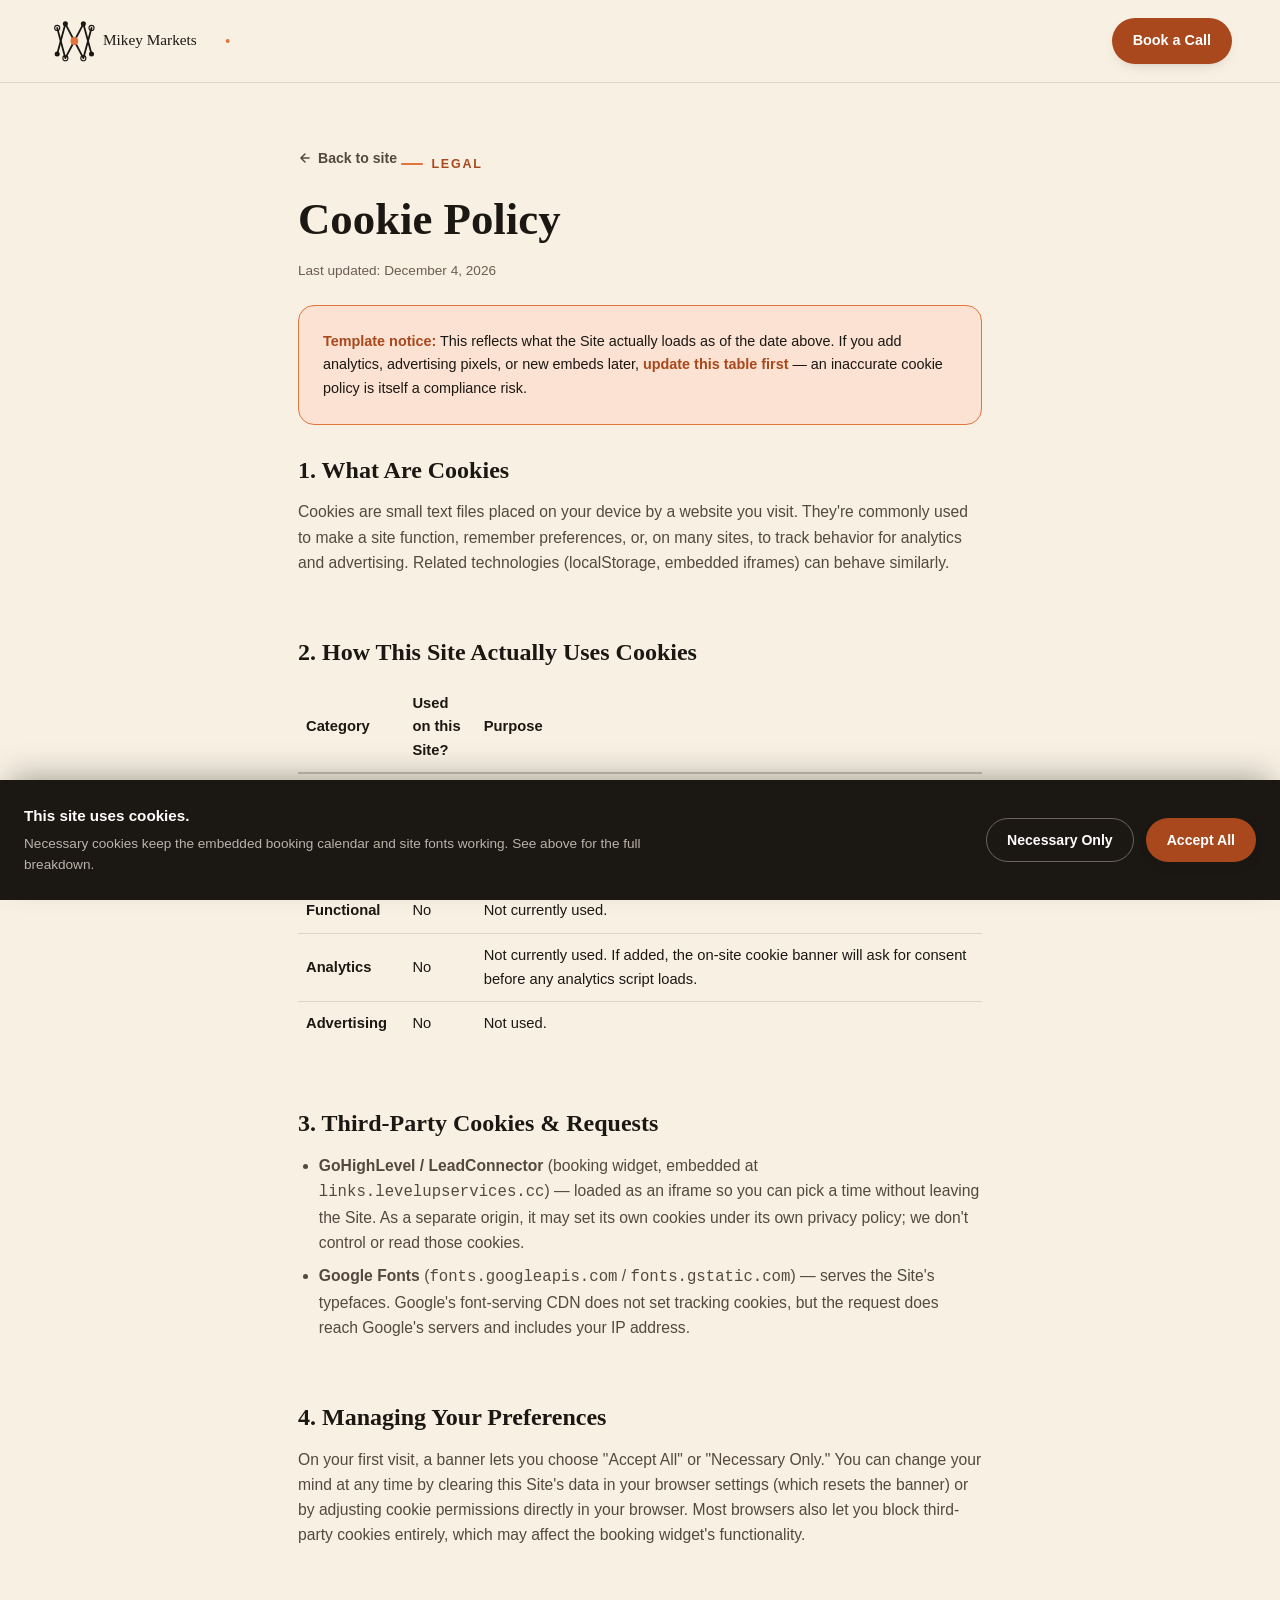
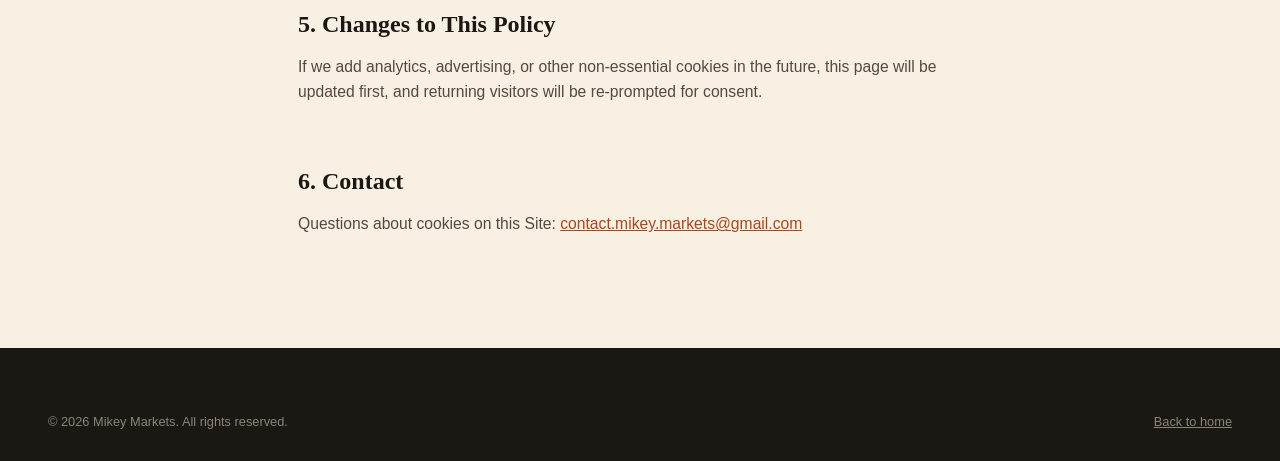
<file: cookie-policy.html>
<!doctype html>
<html lang="en">
<head>
<meta charset="UTF-8" />
<meta name="viewport" content="width=device-width, initial-scale=1" />
<title>Cookie Policy — Mikey Markets</title>
<meta name="description" content="What cookies the Mikey Markets website uses, and why." />
<meta name="robots" content="noindex, follow">
<link rel="icon" href="assets/img/brand/favicon.svg" type="image/svg+xml">
<link rel="stylesheet" href="css/styles.css">
</head>
<body>

<header class="site-header">
  <div class="container nav">
    <a href="index.html" class="brand">
      <img src="assets/img/brand/logo-primary.svg" alt="Mikey Markets">
    </a>
    <div class="nav-cta">
      <a href="index.html#book-final" class="btn btn-primary">Book a Call</a>
    </div>
  </div>
</header>

<main>
  <section class="legal-hero">
    <div class="container">
      <a href="index.html" class="legal-nav-back">
        <svg width="14" height="14" viewBox="0 0 24 24" fill="none" stroke="currentColor" stroke-width="2.5" stroke-linecap="round" stroke-linejoin="round"><path d="M19 12H5M12 19l-7-7 7-7"/></svg>
        Back to site
      </a>
      <p class="eyebrow">Legal</p>
      <h1 style="font-size:clamp(2rem,4vw,2.8rem);">Cookie Policy</h1>
      <p class="legal-updated">Last updated: <span id="legalDate"></span></p>
      <div class="legal-disclaimer">
        <strong>Template notice:</strong> This reflects what the Site actually loads as of the date above. If you add analytics, advertising pixels, or new embeds later, <strong>update this table first</strong> — an inaccurate cookie policy is itself a compliance risk.
      </div>
    </div>
  </section>

  <section class="legal-body">
    <div class="container">
      <h2 id="what">1. What Are Cookies</h2>
      <p>Cookies are small text files placed on your device by a website you visit. They're commonly used to make a site function, remember preferences, or, on many sites, to track behavior for analytics and advertising. Related technologies (localStorage, embedded iframes) can behave similarly.</p>

      <h2 id="how">2. How This Site Actually Uses Cookies</h2>
      <table style="width:100%;border-collapse:collapse;margin-bottom:var(--space-6);font-size:0.92rem;">
        <thead>
          <tr style="text-align:left;border-bottom:2px solid var(--line-strong);">
            <th style="padding:10px 8px;">Category</th>
            <th style="padding:10px 8px;">Used on this Site?</th>
            <th style="padding:10px 8px;">Purpose</th>
          </tr>
        </thead>
        <tbody>
          <tr style="border-bottom:1px solid var(--line);">
            <td style="padding:10px 8px;"><strong>Strictly necessary</strong></td>
            <td style="padding:10px 8px;">Yes</td>
            <td style="padding:10px 8px;">A small localStorage entry remembers your cookie-consent choice. The embedded GoHighLevel/LeadConnector booking calendar may set its own session cookies so scheduling works — these are set by the third-party widget itself, not chosen by us.</td>
          </tr>
          <tr style="border-bottom:1px solid var(--line);">
            <td style="padding:10px 8px;"><strong>Functional</strong></td>
            <td style="padding:10px 8px;">No</td>
            <td style="padding:10px 8px;">Not currently used.</td>
          </tr>
          <tr style="border-bottom:1px solid var(--line);">
            <td style="padding:10px 8px;"><strong>Analytics</strong></td>
            <td style="padding:10px 8px;">No</td>
            <td style="padding:10px 8px;">Not currently used. If added, the on-site cookie banner will ask for consent before any analytics script loads.</td>
          </tr>
          <tr>
            <td style="padding:10px 8px;"><strong>Advertising</strong></td>
            <td style="padding:10px 8px;">No</td>
            <td style="padding:10px 8px;">Not used.</td>
          </tr>
        </tbody>
      </table>

      <h2 id="thirdparty">3. Third-Party Cookies &amp; Requests</h2>
      <ul>
        <li><strong>GoHighLevel / LeadConnector</strong> (booking widget, embedded at <code>links.levelupservices.cc</code>) — loaded as an iframe so you can pick a time without leaving the Site. As a separate origin, it may set its own cookies under its own privacy policy; we don't control or read those cookies.</li>
        <li><strong>Google Fonts</strong> (<code>fonts.googleapis.com</code> / <code>fonts.gstatic.com</code>) — serves the Site's typefaces. Google's font-serving CDN does not set tracking cookies, but the request does reach Google's servers and includes your IP address.</li>
      </ul>

      <h2 id="manage">4. Managing Your Preferences</h2>
      <p>On your first visit, a banner lets you choose "Accept All" or "Necessary Only." You can change your mind at any time by clearing this Site's data in your browser settings (which resets the banner) or by adjusting cookie permissions directly in your browser. Most browsers also let you block third-party cookies entirely, which may affect the booking widget's functionality.</p>

      <h2 id="changes">5. Changes to This Policy</h2>
      <p>If we add analytics, advertising, or other non-essential cookies in the future, this page will be updated first, and returning visitors will be re-prompted for consent.</p>

      <h2 id="contact">6. Contact</h2>
      <p>Questions about cookies on this Site: <a href="mailto:contact.mikey.markets@gmail.com">contact.mikey.markets@gmail.com</a></p>
    </div>
  </section>
</main>

<footer class="site-footer">
  <div class="container">
    <div class="footer-bottom">
      <span>© <span id="year"></span> Mikey Markets. All rights reserved.</span>
      <span><a href="index.html">Back to home</a></span>
    </div>
  </div>
</footer>

<button class="back-to-top" id="backToTop" aria-label="Back to top">
  <svg width="20" height="20" viewBox="0 0 24 24" fill="none" stroke="currentColor" stroke-width="2.25" stroke-linecap="round" stroke-linejoin="round"><path d="M12 19V5M5 12l7-7 7 7"/></svg>
</button>

<div class="cookie-banner" id="cookieBanner" role="region" aria-label="Cookie consent" hidden>
  <div class="cookie-banner-text">
    <strong>This site uses cookies.</strong>
    <p>Necessary cookies keep the embedded booking calendar and site fonts working. See above for the full breakdown.</p>
  </div>
  <div class="cookie-banner-actions">
    <button class="btn btn-ghost" id="cookieNecessaryOnly" type="button">Necessary Only</button>
    <button class="btn btn-primary" id="cookieAcceptAll" type="button">Accept All</button>
  </div>
</div>

<script src="js/main.js"></script>
</body>
</html>
</file>
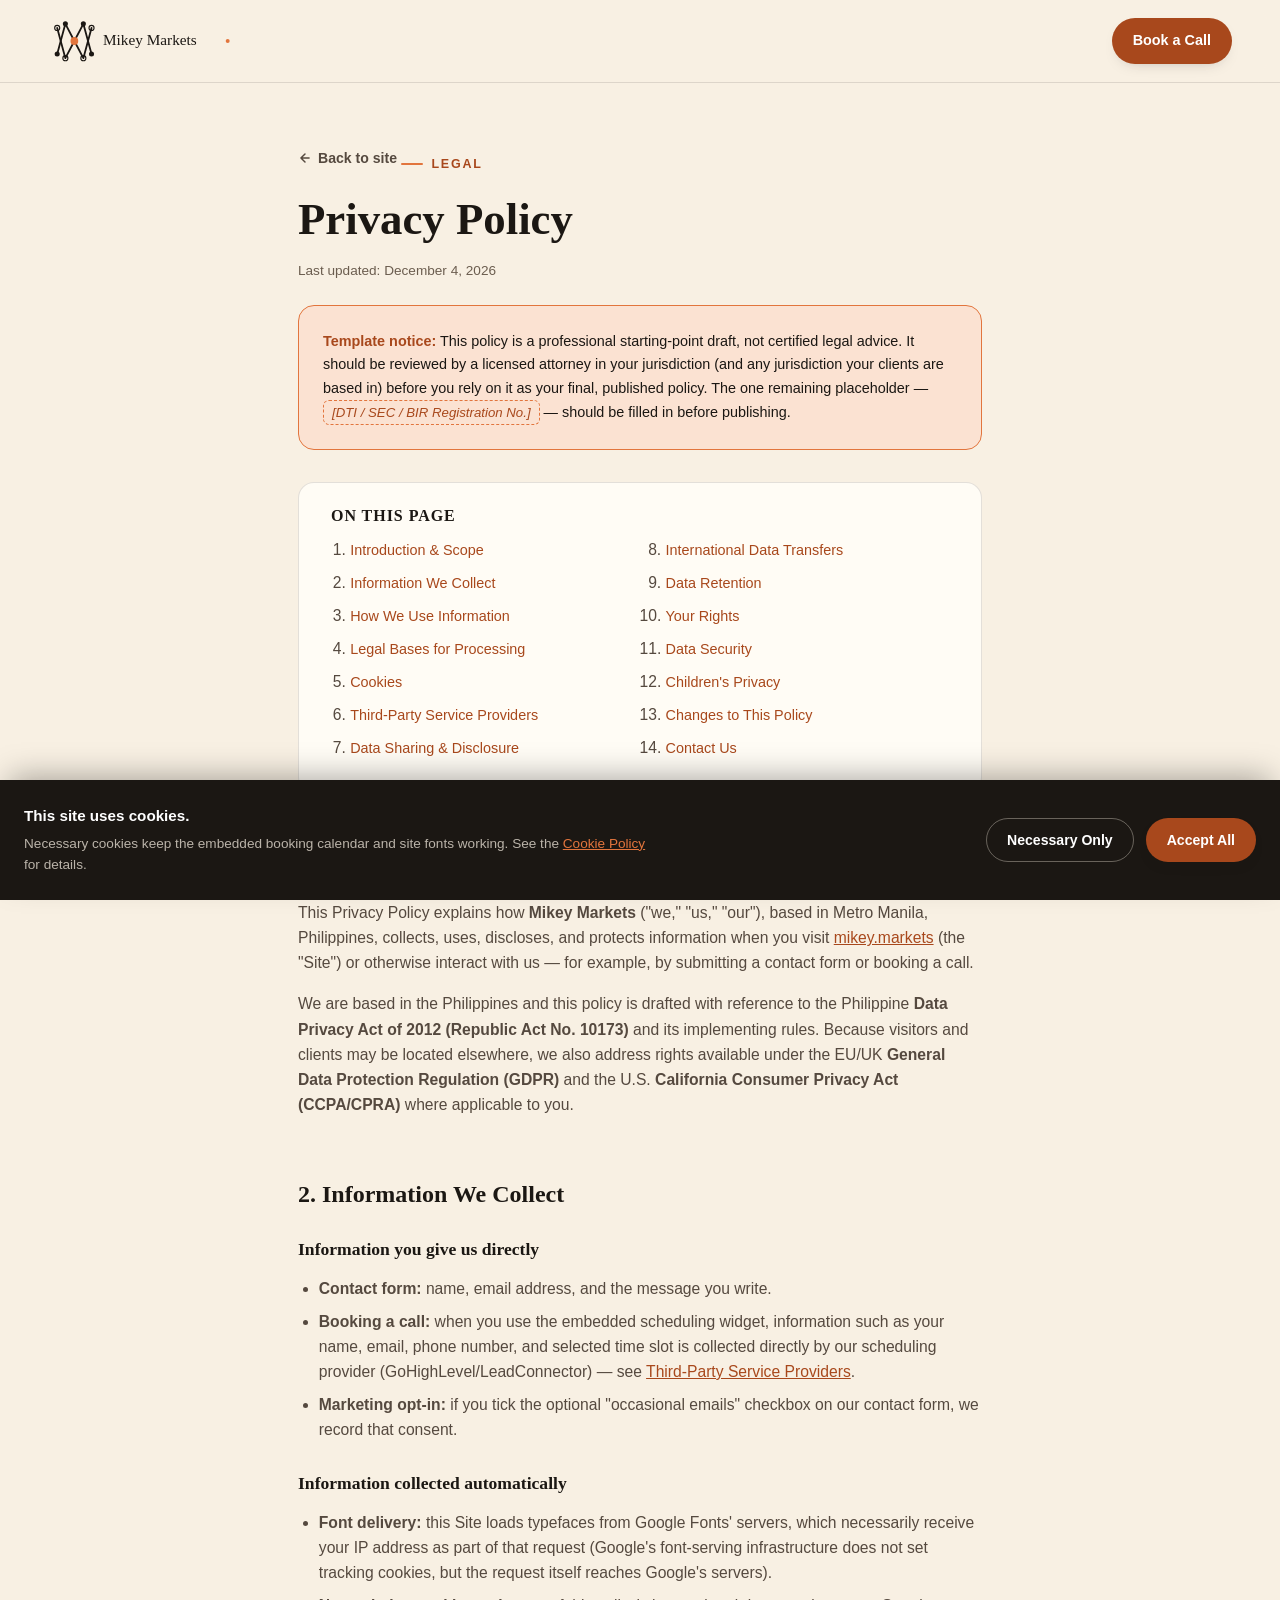
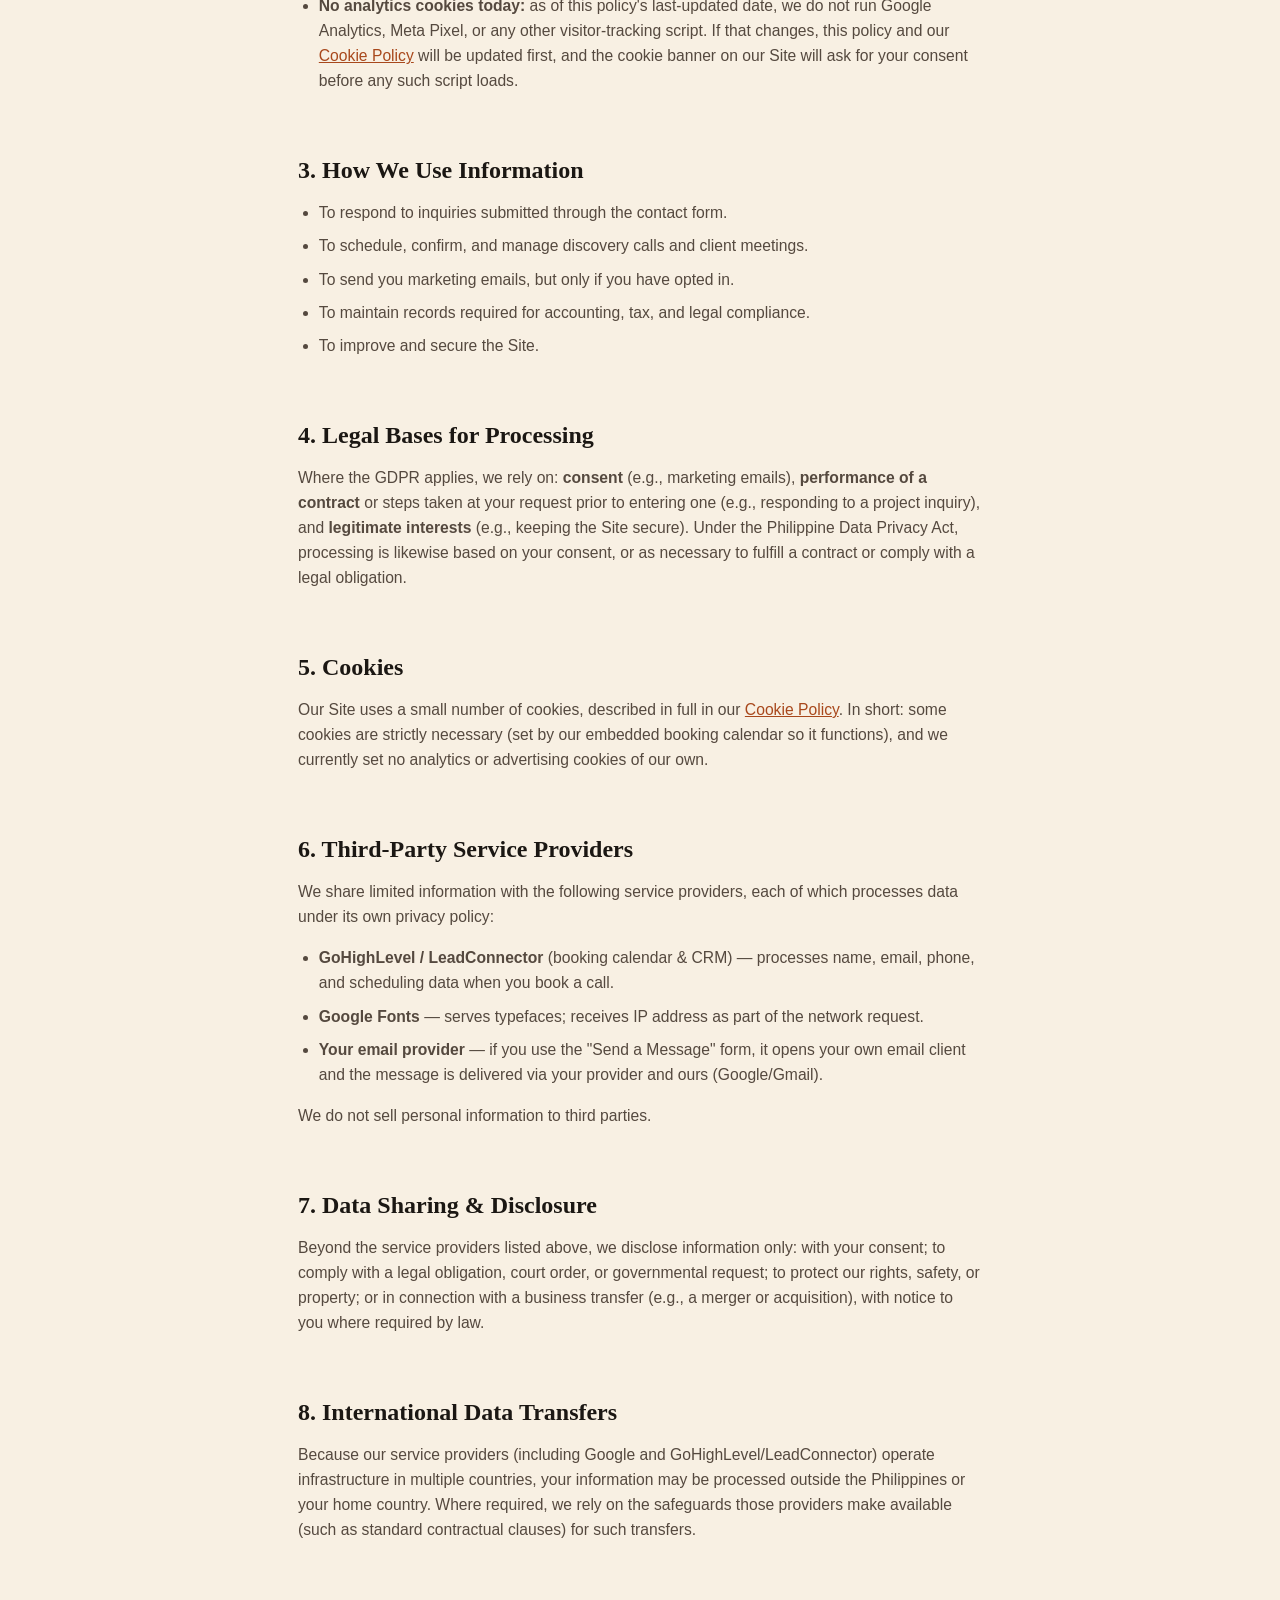
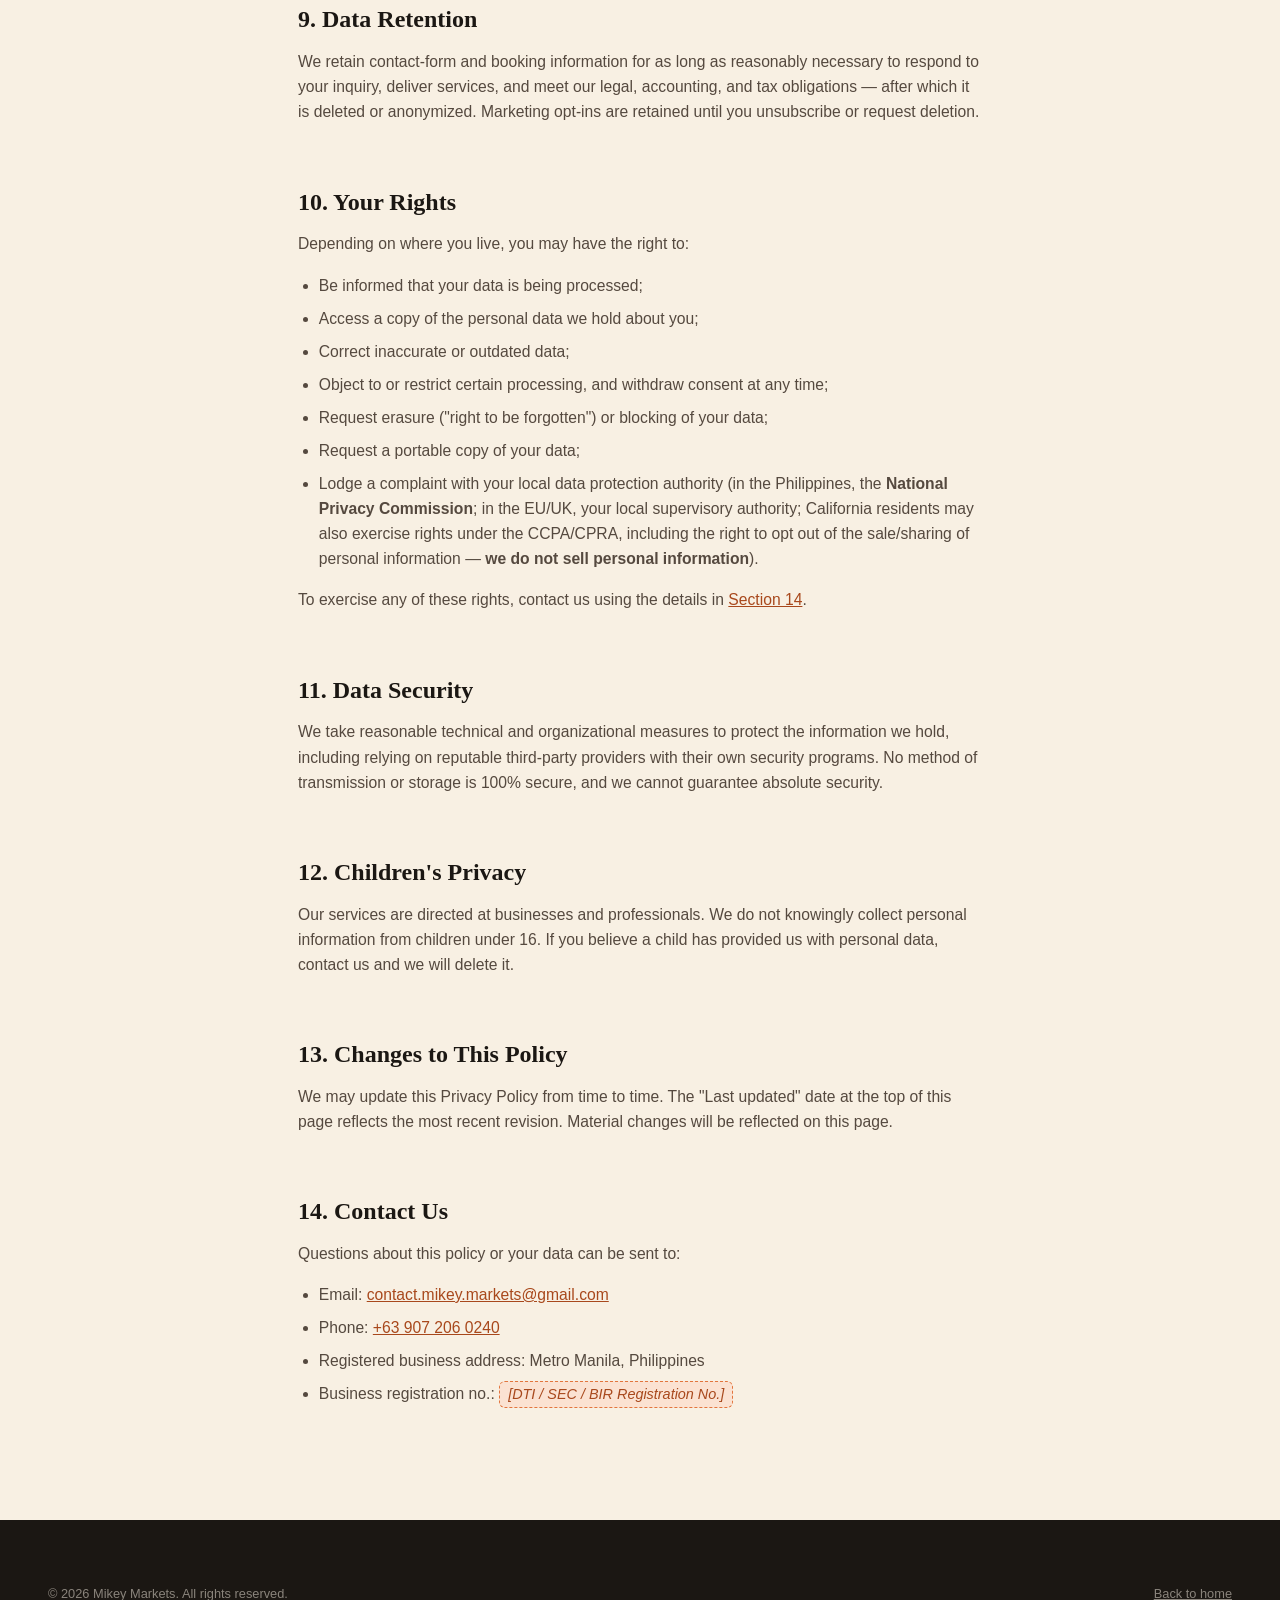
<file: privacy-policy.html>
<!doctype html>
<html lang="en">
<head>
<meta charset="UTF-8" />
<meta name="viewport" content="width=device-width, initial-scale=1" />
<title>Privacy Policy — Mikey Markets</title>
<meta name="description" content="How Mikey Markets collects, uses, and protects your information." />
<meta name="robots" content="noindex, follow">
<link rel="icon" href="assets/img/brand/favicon.svg" type="image/svg+xml">
<link rel="stylesheet" href="css/styles.css">
</head>
<body>

<header class="site-header">
  <div class="container nav">
    <a href="index.html" class="brand">
      <img src="assets/img/brand/logo-primary.svg" alt="Mikey Markets">
    </a>
    <div class="nav-cta">
      <a href="index.html#book-final" class="btn btn-primary">Book a Call</a>
    </div>
  </div>
</header>

<main>
  <section class="legal-hero">
    <div class="container">
      <a href="index.html" class="legal-nav-back">
        <svg width="14" height="14" viewBox="0 0 24 24" fill="none" stroke="currentColor" stroke-width="2.5" stroke-linecap="round" stroke-linejoin="round"><path d="M19 12H5M12 19l-7-7 7-7"/></svg>
        Back to site
      </a>
      <p class="eyebrow">Legal</p>
      <h1 style="font-size:clamp(2rem,4vw,2.8rem);">Privacy Policy</h1>
      <p class="legal-updated">Last updated: <span id="legalDate"></span></p>
      <div class="legal-disclaimer">
        <strong>Template notice:</strong> This policy is a professional starting-point draft, not certified legal advice. It should be reviewed by a licensed attorney in your jurisdiction (and any jurisdiction your clients are based in) before you rely on it as your final, published policy. The one remaining placeholder — <span class="placeholder-field">[DTI / SEC / BIR Registration No.]</span> — should be filled in before publishing.
      </div>
    </div>
  </section>

  <section class="legal-body">
    <div class="container">
      <div class="legal-toc">
        <h2>On this page</h2>
        <ol>
          <li><a href="#intro">Introduction &amp; Scope</a></li>
          <li><a href="#collect">Information We Collect</a></li>
          <li><a href="#use">How We Use Information</a></li>
          <li><a href="#basis">Legal Bases for Processing</a></li>
          <li><a href="#cookies">Cookies</a></li>
          <li><a href="#thirdparty">Third-Party Service Providers</a></li>
          <li><a href="#sharing">Data Sharing &amp; Disclosure</a></li>
          <li><a href="#transfers">International Data Transfers</a></li>
          <li><a href="#retention">Data Retention</a></li>
          <li><a href="#rights">Your Rights</a></li>
          <li><a href="#security">Data Security</a></li>
          <li><a href="#children">Children's Privacy</a></li>
          <li><a href="#changes">Changes to This Policy</a></li>
          <li><a href="#contact">Contact Us</a></li>
        </ol>
      </div>

      <h2 id="intro">1. Introduction &amp; Scope</h2>
      <p>This Privacy Policy explains how <strong>Mikey Markets</strong> ("we," "us," "our"), based in Metro Manila, Philippines, collects, uses, discloses, and protects information when you visit <a href="https://www.mikey.markets/">mikey.markets</a> (the "Site") or otherwise interact with us — for example, by submitting a contact form or booking a call.</p>
      <p>We are based in the Philippines and this policy is drafted with reference to the Philippine <strong>Data Privacy Act of 2012 (Republic Act No. 10173)</strong> and its implementing rules. Because visitors and clients may be located elsewhere, we also address rights available under the EU/UK <strong>General Data Protection Regulation (GDPR)</strong> and the U.S. <strong>California Consumer Privacy Act (CCPA/CPRA)</strong> where applicable to you.</p>

      <h2 id="collect">2. Information We Collect</h2>
      <h3>Information you give us directly</h3>
      <ul>
        <li><strong>Contact form:</strong> name, email address, and the message you write.</li>
        <li><strong>Booking a call:</strong> when you use the embedded scheduling widget, information such as your name, email, phone number, and selected time slot is collected directly by our scheduling provider (GoHighLevel/LeadConnector) — see <a href="#thirdparty">Third-Party Service Providers</a>.</li>
        <li><strong>Marketing opt-in:</strong> if you tick the optional "occasional emails" checkbox on our contact form, we record that consent.</li>
      </ul>
      <h3>Information collected automatically</h3>
      <ul>
        <li><strong>Font delivery:</strong> this Site loads typefaces from Google Fonts' servers, which necessarily receive your IP address as part of that request (Google's font-serving infrastructure does not set tracking cookies, but the request itself reaches Google's servers).</li>
        <li><strong>No analytics cookies today:</strong> as of this policy's last-updated date, we do not run Google Analytics, Meta Pixel, or any other visitor-tracking script. If that changes, this policy and our <a href="cookie-policy.html">Cookie Policy</a> will be updated first, and the cookie banner on our Site will ask for your consent before any such script loads.</li>
      </ul>

      <h2 id="use">3. How We Use Information</h2>
      <ul>
        <li>To respond to inquiries submitted through the contact form.</li>
        <li>To schedule, confirm, and manage discovery calls and client meetings.</li>
        <li>To send you marketing emails, but only if you have opted in.</li>
        <li>To maintain records required for accounting, tax, and legal compliance.</li>
        <li>To improve and secure the Site.</li>
      </ul>

      <h2 id="basis">4. Legal Bases for Processing</h2>
      <p>Where the GDPR applies, we rely on: <strong>consent</strong> (e.g., marketing emails), <strong>performance of a contract</strong> or steps taken at your request prior to entering one (e.g., responding to a project inquiry), and <strong>legitimate interests</strong> (e.g., keeping the Site secure). Under the Philippine Data Privacy Act, processing is likewise based on your consent, or as necessary to fulfill a contract or comply with a legal obligation.</p>

      <h2 id="cookies">5. Cookies</h2>
      <p>Our Site uses a small number of cookies, described in full in our <a href="cookie-policy.html">Cookie Policy</a>. In short: some cookies are strictly necessary (set by our embedded booking calendar so it functions), and we currently set no analytics or advertising cookies of our own.</p>

      <h2 id="thirdparty">6. Third-Party Service Providers</h2>
      <p>We share limited information with the following service providers, each of which processes data under its own privacy policy:</p>
      <ul>
        <li><strong>GoHighLevel / LeadConnector</strong> (booking calendar &amp; CRM) — processes name, email, phone, and scheduling data when you book a call.</li>
        <li><strong>Google Fonts</strong> — serves typefaces; receives IP address as part of the network request.</li>
        <li><strong>Your email provider</strong> — if you use the "Send a Message" form, it opens your own email client and the message is delivered via your provider and ours (Google/Gmail).</li>
      </ul>
      <p>We do not sell personal information to third parties.</p>

      <h2 id="sharing">7. Data Sharing &amp; Disclosure</h2>
      <p>Beyond the service providers listed above, we disclose information only: with your consent; to comply with a legal obligation, court order, or governmental request; to protect our rights, safety, or property; or in connection with a business transfer (e.g., a merger or acquisition), with notice to you where required by law.</p>

      <h2 id="transfers">8. International Data Transfers</h2>
      <p>Because our service providers (including Google and GoHighLevel/LeadConnector) operate infrastructure in multiple countries, your information may be processed outside the Philippines or your home country. Where required, we rely on the safeguards those providers make available (such as standard contractual clauses) for such transfers.</p>

      <h2 id="retention">9. Data Retention</h2>
      <p>We retain contact-form and booking information for as long as reasonably necessary to respond to your inquiry, deliver services, and meet our legal, accounting, and tax obligations — after which it is deleted or anonymized. Marketing opt-ins are retained until you unsubscribe or request deletion.</p>

      <h2 id="rights">10. Your Rights</h2>
      <p>Depending on where you live, you may have the right to:</p>
      <ul>
        <li>Be informed that your data is being processed;</li>
        <li>Access a copy of the personal data we hold about you;</li>
        <li>Correct inaccurate or outdated data;</li>
        <li>Object to or restrict certain processing, and withdraw consent at any time;</li>
        <li>Request erasure ("right to be forgotten") or blocking of your data;</li>
        <li>Request a portable copy of your data;</li>
        <li>Lodge a complaint with your local data protection authority (in the Philippines, the <strong>National Privacy Commission</strong>; in the EU/UK, your local supervisory authority; California residents may also exercise rights under the CCPA/CPRA, including the right to opt out of the sale/sharing of personal information — <strong>we do not sell personal information</strong>).</li>
      </ul>
      <p>To exercise any of these rights, contact us using the details in <a href="#contact">Section 14</a>.</p>

      <h2 id="security">11. Data Security</h2>
      <p>We take reasonable technical and organizational measures to protect the information we hold, including relying on reputable third-party providers with their own security programs. No method of transmission or storage is 100% secure, and we cannot guarantee absolute security.</p>

      <h2 id="children">12. Children's Privacy</h2>
      <p>Our services are directed at businesses and professionals. We do not knowingly collect personal information from children under 16. If you believe a child has provided us with personal data, contact us and we will delete it.</p>

      <h2 id="changes">13. Changes to This Policy</h2>
      <p>We may update this Privacy Policy from time to time. The "Last updated" date at the top of this page reflects the most recent revision. Material changes will be reflected on this page.</p>

      <h2 id="contact">14. Contact Us</h2>
      <p>Questions about this policy or your data can be sent to:</p>
      <ul>
        <li>Email: <a href="mailto:contact.mikey.markets@gmail.com">contact.mikey.markets@gmail.com</a></li>
        <li>Phone: <a href="tel:+639072060240">+63 907 206 0240</a></li>
        <li>Registered business address: Metro Manila, Philippines</li>
        <li>Business registration no.: <span class="placeholder-field">[DTI / SEC / BIR Registration No.]</span></li>
      </ul>
    </div>
  </section>
</main>

<footer class="site-footer">
  <div class="container">
    <div class="footer-bottom">
      <span>© <span id="year"></span> Mikey Markets. All rights reserved.</span>
      <span><a href="index.html">Back to home</a></span>
    </div>
  </div>
</footer>

<button class="back-to-top" id="backToTop" aria-label="Back to top">
  <svg width="20" height="20" viewBox="0 0 24 24" fill="none" stroke="currentColor" stroke-width="2.25" stroke-linecap="round" stroke-linejoin="round"><path d="M12 19V5M5 12l7-7 7 7"/></svg>
</button>

<div class="cookie-banner" id="cookieBanner" role="region" aria-label="Cookie consent" hidden>
  <div class="cookie-banner-text">
    <strong>This site uses cookies.</strong>
    <p>Necessary cookies keep the embedded booking calendar and site fonts working. See the <a href="cookie-policy.html">Cookie Policy</a> for details.</p>
  </div>
  <div class="cookie-banner-actions">
    <button class="btn btn-ghost" id="cookieNecessaryOnly" type="button">Necessary Only</button>
    <button class="btn btn-primary" id="cookieAcceptAll" type="button">Accept All</button>
  </div>
</div>

<script src="js/main.js"></script>
</body>
</html>
</file>
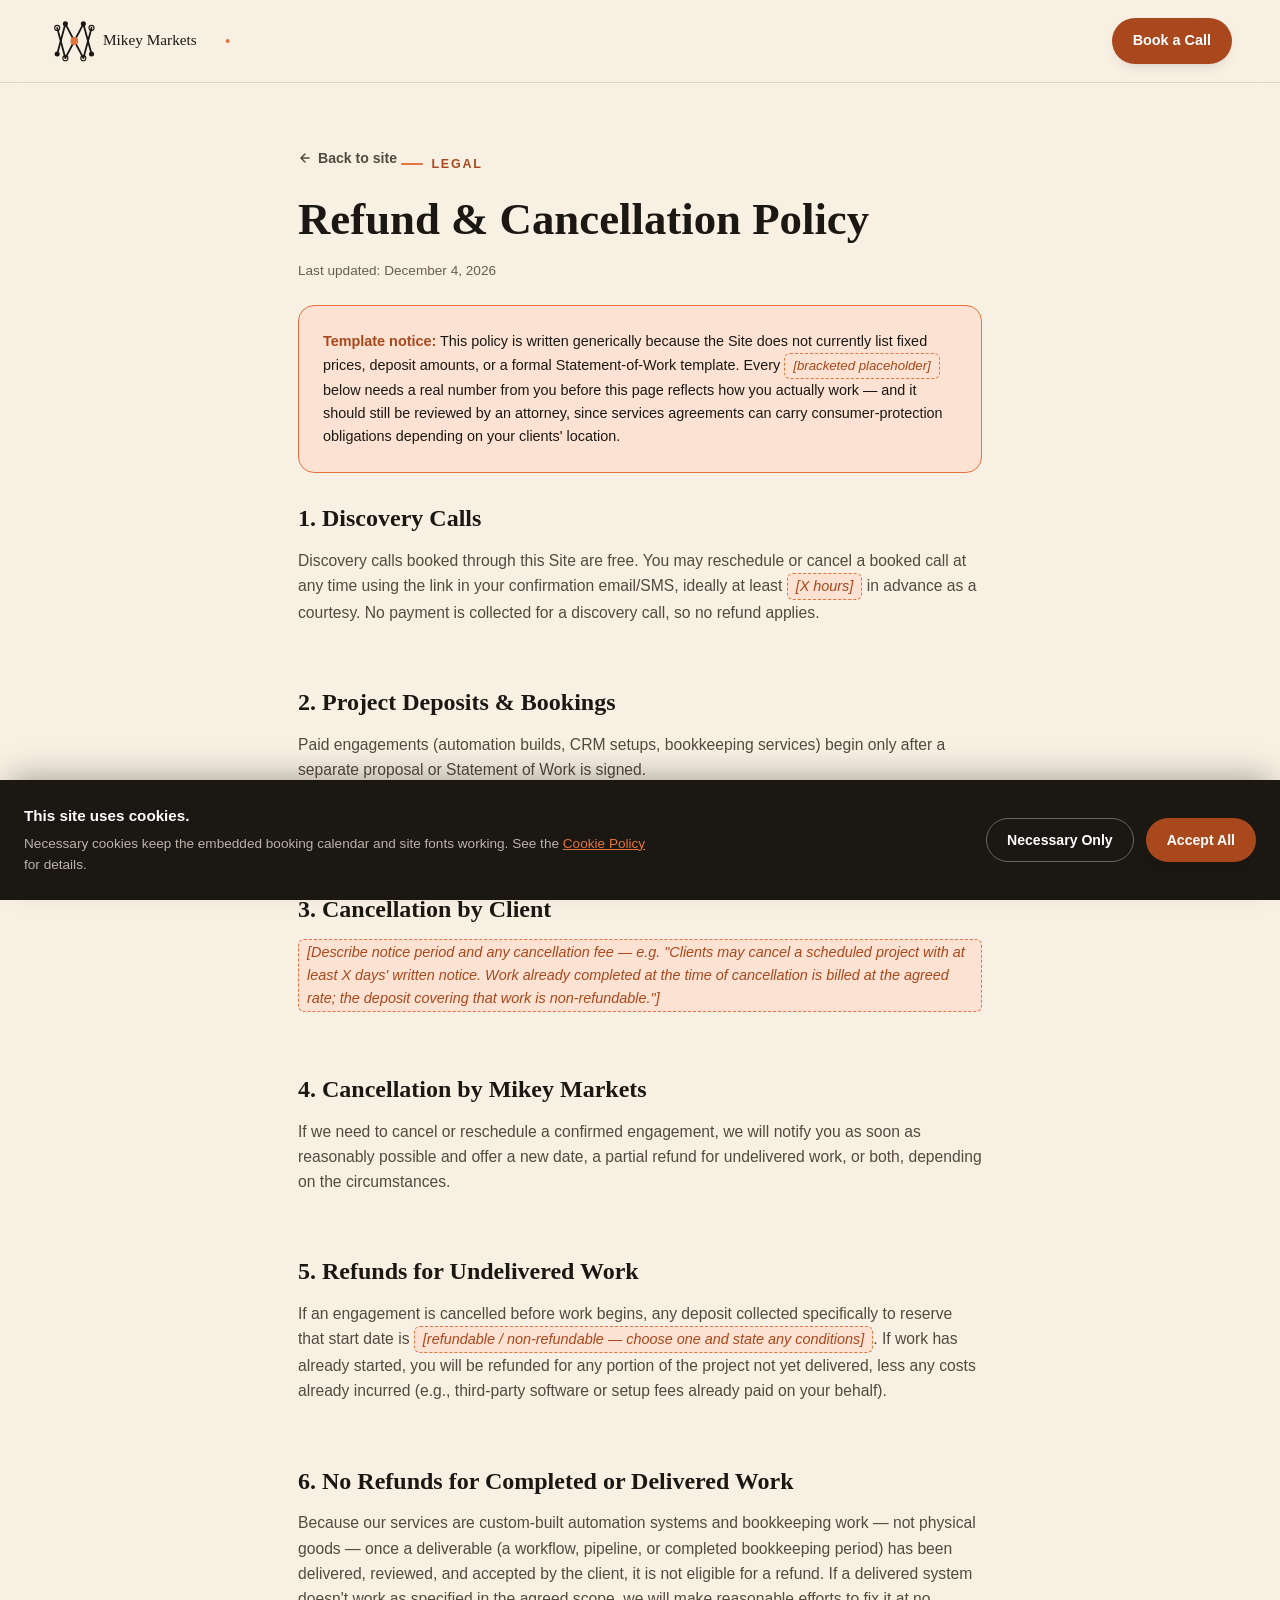
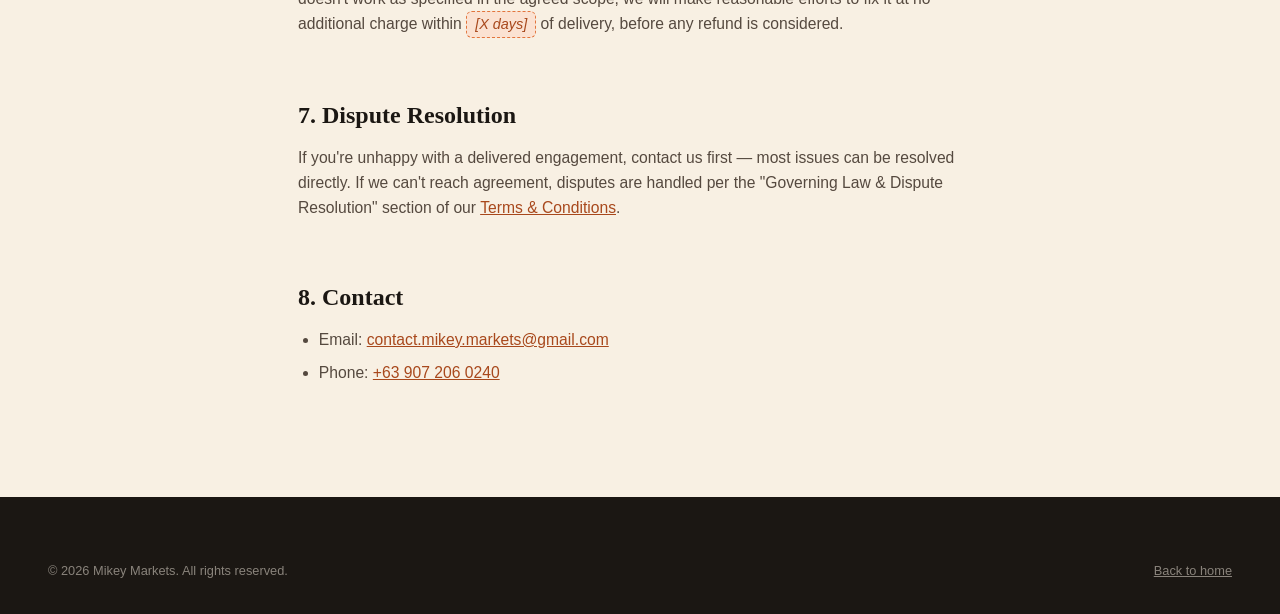
<file: refund-policy.html>
<!doctype html>
<html lang="en">
<head>
<meta charset="UTF-8" />
<meta name="viewport" content="width=device-width, initial-scale=1" />
<title>Refund &amp; Cancellation Policy — Mikey Markets</title>
<meta name="description" content="Timelines and conditions for cancelling a call or ending a service engagement with Mikey Markets." />
<meta name="robots" content="noindex, follow">
<link rel="icon" href="assets/img/brand/favicon.svg" type="image/svg+xml">
<link rel="stylesheet" href="css/styles.css">
</head>
<body>

<header class="site-header">
  <div class="container nav">
    <a href="index.html" class="brand">
      <img src="assets/img/brand/logo-primary.svg" alt="Mikey Markets">
    </a>
    <div class="nav-cta">
      <a href="index.html#book-final" class="btn btn-primary">Book a Call</a>
    </div>
  </div>
</header>

<main>
  <section class="legal-hero">
    <div class="container">
      <a href="index.html" class="legal-nav-back">
        <svg width="14" height="14" viewBox="0 0 24 24" fill="none" stroke="currentColor" stroke-width="2.5" stroke-linecap="round" stroke-linejoin="round"><path d="M19 12H5M12 19l-7-7 7-7"/></svg>
        Back to site
      </a>
      <p class="eyebrow">Legal</p>
      <h1 style="font-size:clamp(2rem,4vw,2.8rem);">Refund &amp; Cancellation Policy</h1>
      <p class="legal-updated">Last updated: <span id="legalDate"></span></p>
      <div class="legal-disclaimer">
        <strong>Template notice:</strong> This policy is written generically because the Site does not currently list fixed prices, deposit amounts, or a formal Statement-of-Work template. Every <span class="placeholder-field">[bracketed placeholder]</span> below needs a real number from you before this page reflects how you actually work — and it should still be reviewed by an attorney, since services agreements can carry consumer-protection obligations depending on your clients' location.
      </div>
    </div>
  </section>

  <section class="legal-body">
    <div class="container">
      <h2 id="calls">1. Discovery Calls</h2>
      <p>Discovery calls booked through this Site are free. You may reschedule or cancel a booked call at any time using the link in your confirmation email/SMS, ideally at least <span class="placeholder-field">[X hours]</span> in advance as a courtesy. No payment is collected for a discovery call, so no refund applies.</p>

      <h2 id="deposits">2. Project Deposits &amp; Bookings</h2>
      <p>Paid engagements (automation builds, CRM setups, bookkeeping services) begin only after a separate proposal or Statement of Work is signed. <span class="placeholder-field">[Describe your deposit policy — e.g. "A non-refundable deposit of X% is required to reserve a project start date."]</span></p>

      <h2 id="client-cancel">3. Cancellation by Client</h2>
      <p><span class="placeholder-field">[Describe notice period and any cancellation fee — e.g. "Clients may cancel a scheduled project with at least X days' written notice. Work already completed at the time of cancellation is billed at the agreed rate; the deposit covering that work is non-refundable."]</span></p>

      <h2 id="provider-cancel">4. Cancellation by Mikey Markets</h2>
      <p>If we need to cancel or reschedule a confirmed engagement, we will notify you as soon as reasonably possible and offer a new date, a partial refund for undelivered work, or both, depending on the circumstances.</p>

      <h2 id="undelivered">5. Refunds for Undelivered Work</h2>
      <p>If an engagement is cancelled before work begins, any deposit collected specifically to reserve that start date is <span class="placeholder-field">[refundable / non-refundable — choose one and state any conditions]</span>. If work has already started, you will be refunded for any portion of the project not yet delivered, less any costs already incurred (e.g., third-party software or setup fees already paid on your behalf).</p>

      <h2 id="completed">6. No Refunds for Completed or Delivered Work</h2>
      <p>Because our services are custom-built automation systems and bookkeeping work — not physical goods — once a deliverable (a workflow, pipeline, or completed bookkeeping period) has been delivered, reviewed, and accepted by the client, it is not eligible for a refund. If a delivered system doesn't work as specified in the agreed scope, we will make reasonable efforts to fix it at no additional charge within <span class="placeholder-field">[X days]</span> of delivery, before any refund is considered.</p>

      <h2 id="disputes">7. Dispute Resolution</h2>
      <p>If you're unhappy with a delivered engagement, contact us first — most issues can be resolved directly. If we can't reach agreement, disputes are handled per the "Governing Law &amp; Dispute Resolution" section of our <a href="terms-and-conditions.html">Terms &amp; Conditions</a>.</p>

      <h2 id="contact">8. Contact</h2>
      <ul>
        <li>Email: <a href="mailto:contact.mikey.markets@gmail.com">contact.mikey.markets@gmail.com</a></li>
        <li>Phone: <a href="tel:+639072060240">+63 907 206 0240</a></li>
      </ul>
    </div>
  </section>
</main>

<footer class="site-footer">
  <div class="container">
    <div class="footer-bottom">
      <span>© <span id="year"></span> Mikey Markets. All rights reserved.</span>
      <span><a href="index.html">Back to home</a></span>
    </div>
  </div>
</footer>

<button class="back-to-top" id="backToTop" aria-label="Back to top">
  <svg width="20" height="20" viewBox="0 0 24 24" fill="none" stroke="currentColor" stroke-width="2.25" stroke-linecap="round" stroke-linejoin="round"><path d="M12 19V5M5 12l7-7 7 7"/></svg>
</button>

<div class="cookie-banner" id="cookieBanner" role="region" aria-label="Cookie consent" hidden>
  <div class="cookie-banner-text">
    <strong>This site uses cookies.</strong>
    <p>Necessary cookies keep the embedded booking calendar and site fonts working. See the <a href="cookie-policy.html">Cookie Policy</a> for details.</p>
  </div>
  <div class="cookie-banner-actions">
    <button class="btn btn-ghost" id="cookieNecessaryOnly" type="button">Necessary Only</button>
    <button class="btn btn-primary" id="cookieAcceptAll" type="button">Accept All</button>
  </div>
</div>

<script src="js/main.js"></script>
</body>
</html>
</file>
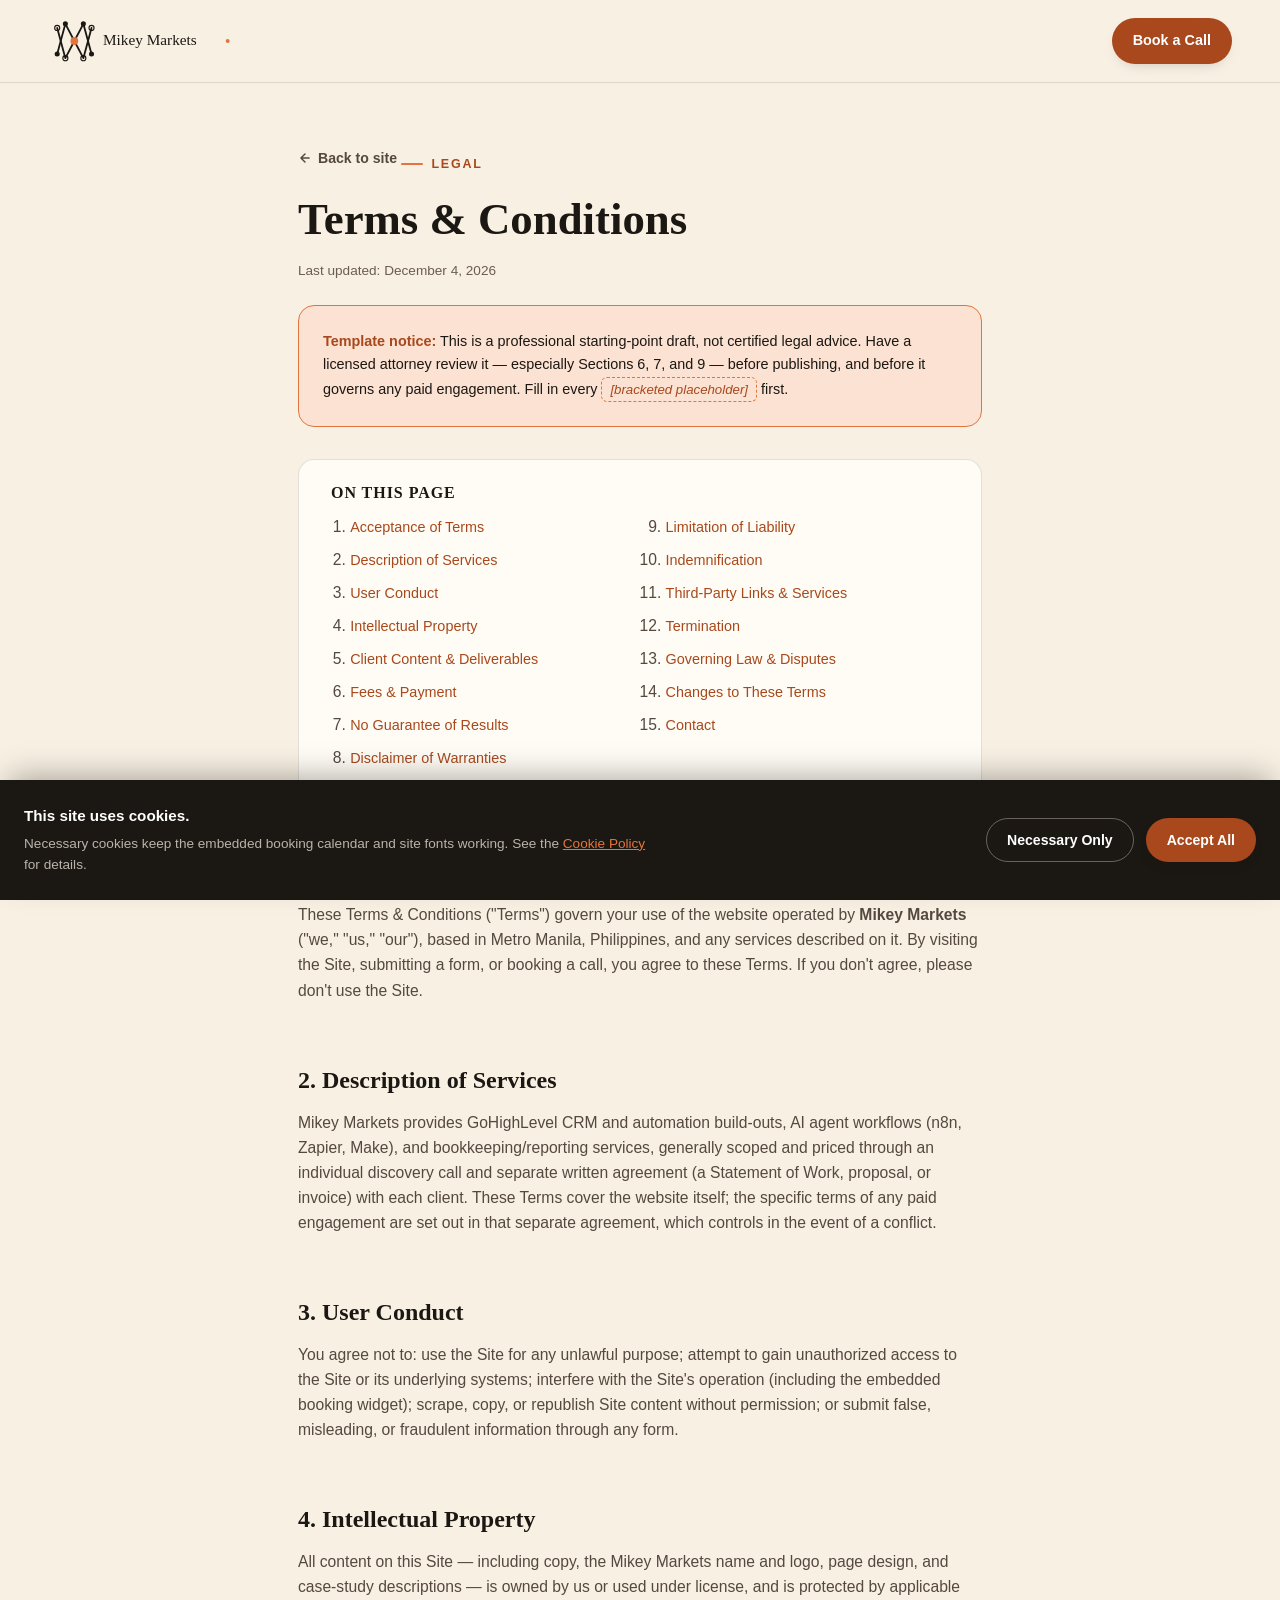
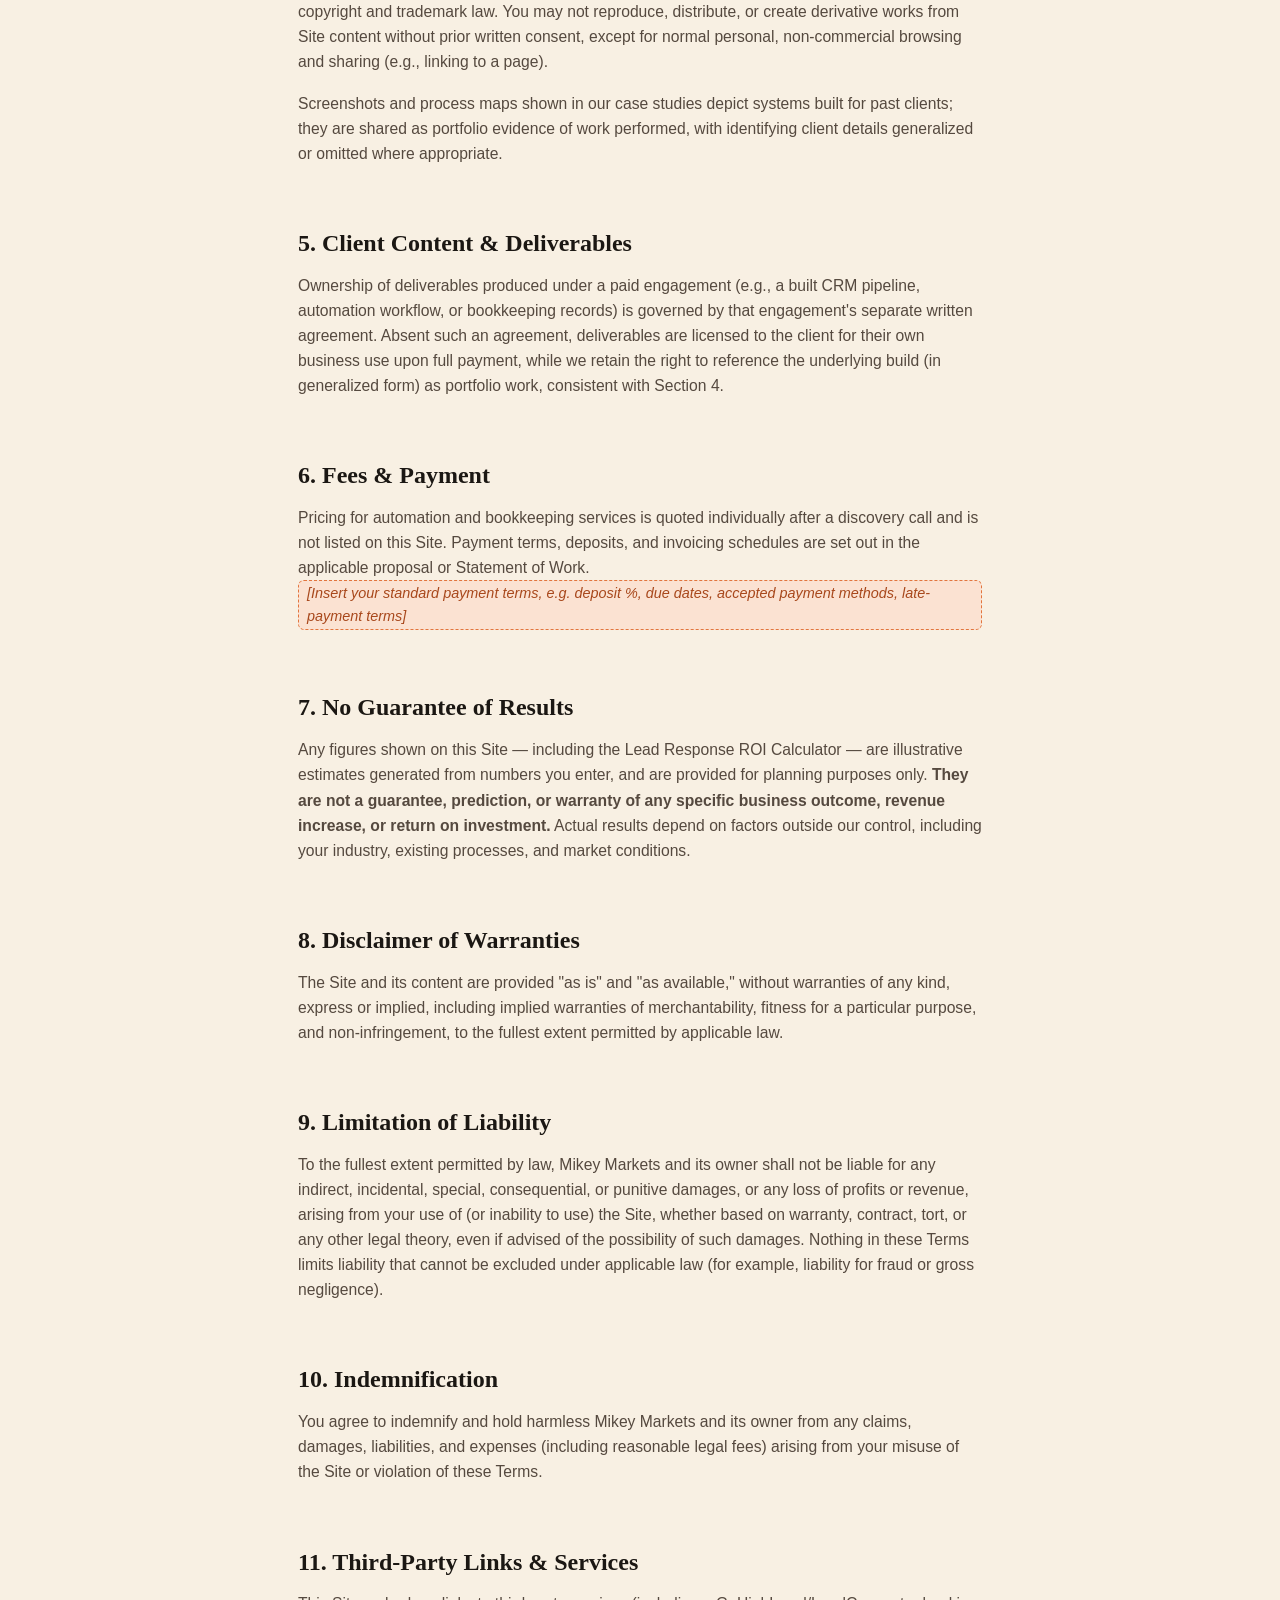
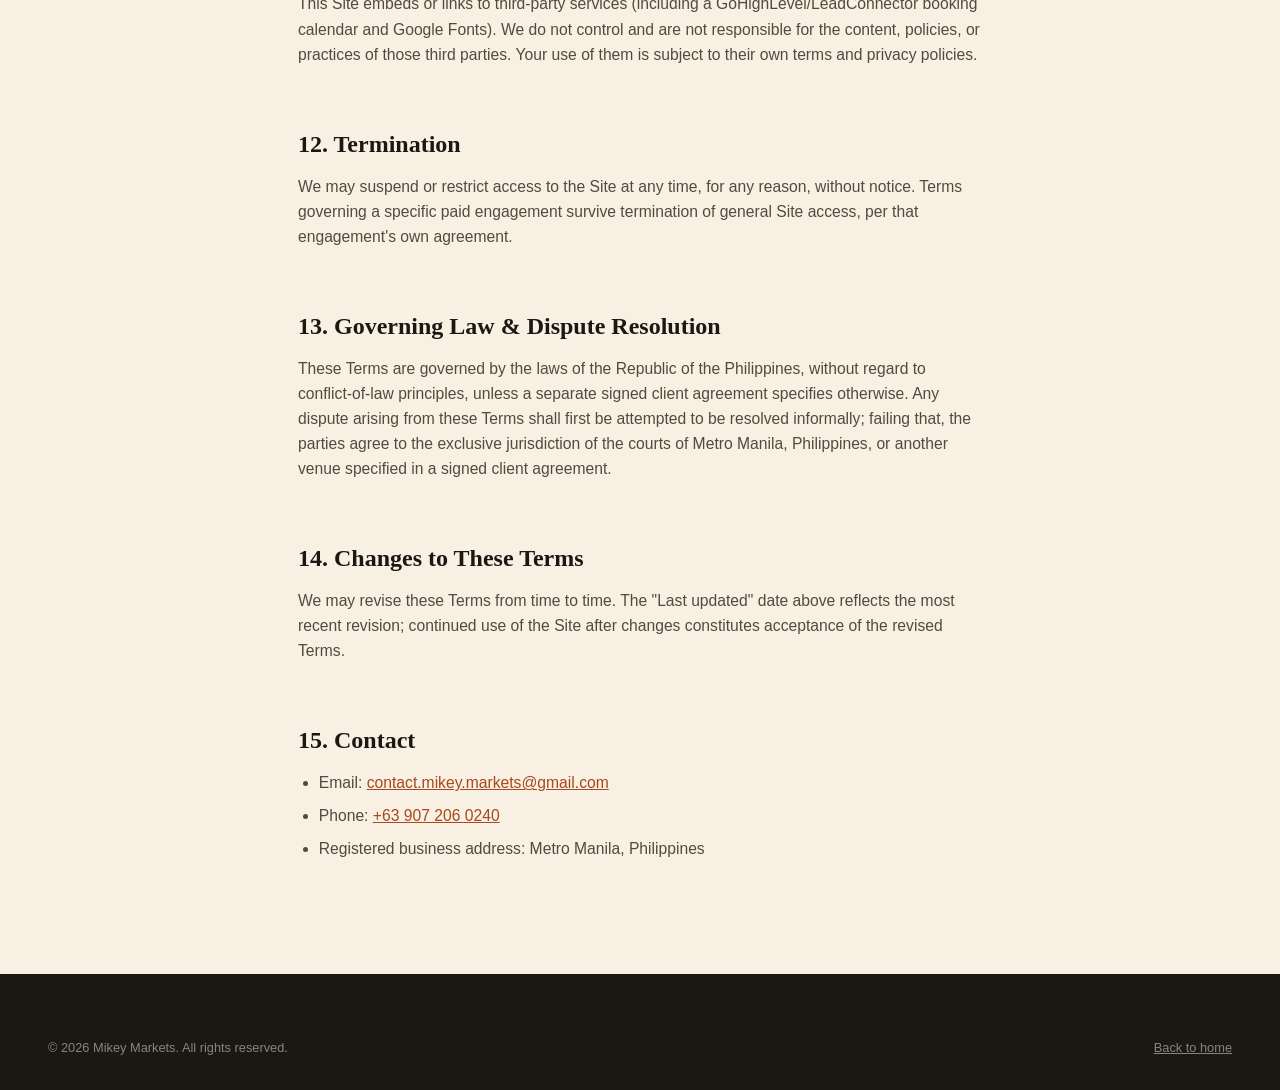
<file: terms-and-conditions.html>
<!doctype html>
<html lang="en">
<head>
<meta charset="UTF-8" />
<meta name="viewport" content="width=device-width, initial-scale=1" />
<title>Terms &amp; Conditions — Mikey Markets</title>
<meta name="description" content="The terms governing use of the Mikey Markets website and services." />
<meta name="robots" content="noindex, follow">
<link rel="icon" href="assets/img/brand/favicon.svg" type="image/svg+xml">
<link rel="stylesheet" href="css/styles.css">
</head>
<body>

<header class="site-header">
  <div class="container nav">
    <a href="index.html" class="brand">
      <img src="assets/img/brand/logo-primary.svg" alt="Mikey Markets">
    </a>
    <div class="nav-cta">
      <a href="index.html#book-final" class="btn btn-primary">Book a Call</a>
    </div>
  </div>
</header>

<main>
  <section class="legal-hero">
    <div class="container">
      <a href="index.html" class="legal-nav-back">
        <svg width="14" height="14" viewBox="0 0 24 24" fill="none" stroke="currentColor" stroke-width="2.5" stroke-linecap="round" stroke-linejoin="round"><path d="M19 12H5M12 19l-7-7 7-7"/></svg>
        Back to site
      </a>
      <p class="eyebrow">Legal</p>
      <h1 style="font-size:clamp(2rem,4vw,2.8rem);">Terms &amp; Conditions</h1>
      <p class="legal-updated">Last updated: <span id="legalDate"></span></p>
      <div class="legal-disclaimer">
        <strong>Template notice:</strong> This is a professional starting-point draft, not certified legal advice. Have a licensed attorney review it — especially Sections 6, 7, and 9 — before publishing, and before it governs any paid engagement. Fill in every <span class="placeholder-field">[bracketed placeholder]</span> first.
      </div>
    </div>
  </section>

  <section class="legal-body">
    <div class="container">
      <div class="legal-toc">
        <h2>On this page</h2>
        <ol>
          <li><a href="#acceptance">Acceptance of Terms</a></li>
          <li><a href="#services">Description of Services</a></li>
          <li><a href="#conduct">User Conduct</a></li>
          <li><a href="#ip">Intellectual Property</a></li>
          <li><a href="#deliverables">Client Content &amp; Deliverables</a></li>
          <li><a href="#fees">Fees &amp; Payment</a></li>
          <li><a href="#noguarantee">No Guarantee of Results</a></li>
          <li><a href="#warranty">Disclaimer of Warranties</a></li>
          <li><a href="#liability">Limitation of Liability</a></li>
          <li><a href="#indemnity">Indemnification</a></li>
          <li><a href="#thirdparty">Third-Party Links &amp; Services</a></li>
          <li><a href="#termination">Termination</a></li>
          <li><a href="#law">Governing Law &amp; Disputes</a></li>
          <li><a href="#changes">Changes to These Terms</a></li>
          <li><a href="#contact">Contact</a></li>
        </ol>
      </div>

      <h2 id="acceptance">1. Acceptance of Terms</h2>
      <p>These Terms &amp; Conditions ("Terms") govern your use of the website operated by <strong>Mikey Markets</strong> ("we," "us," "our"), based in Metro Manila, Philippines, and any services described on it. By visiting the Site, submitting a form, or booking a call, you agree to these Terms. If you don't agree, please don't use the Site.</p>

      <h2 id="services">2. Description of Services</h2>
      <p>Mikey Markets provides GoHighLevel CRM and automation build-outs, AI agent workflows (n8n, Zapier, Make), and bookkeeping/reporting services, generally scoped and priced through an individual discovery call and separate written agreement (a Statement of Work, proposal, or invoice) with each client. These Terms cover the website itself; the specific terms of any paid engagement are set out in that separate agreement, which controls in the event of a conflict.</p>

      <h2 id="conduct">3. User Conduct</h2>
      <p>You agree not to: use the Site for any unlawful purpose; attempt to gain unauthorized access to the Site or its underlying systems; interfere with the Site's operation (including the embedded booking widget); scrape, copy, or republish Site content without permission; or submit false, misleading, or fraudulent information through any form.</p>

      <h2 id="ip">4. Intellectual Property</h2>
      <p>All content on this Site — including copy, the Mikey Markets name and logo, page design, and case-study descriptions — is owned by us or used under license, and is protected by applicable copyright and trademark law. You may not reproduce, distribute, or create derivative works from Site content without prior written consent, except for normal personal, non-commercial browsing and sharing (e.g., linking to a page).</p>
      <p>Screenshots and process maps shown in our case studies depict systems built for past clients; they are shared as portfolio evidence of work performed, with identifying client details generalized or omitted where appropriate.</p>

      <h2 id="deliverables">5. Client Content &amp; Deliverables</h2>
      <p>Ownership of deliverables produced under a paid engagement (e.g., a built CRM pipeline, automation workflow, or bookkeeping records) is governed by that engagement's separate written agreement. Absent such an agreement, deliverables are licensed to the client for their own business use upon full payment, while we retain the right to reference the underlying build (in generalized form) as portfolio work, consistent with Section 4.</p>

      <h2 id="fees">6. Fees &amp; Payment</h2>
      <p>Pricing for automation and bookkeeping services is quoted individually after a discovery call and is not listed on this Site. Payment terms, deposits, and invoicing schedules are set out in the applicable proposal or Statement of Work. <span class="placeholder-field">[Insert your standard payment terms, e.g. deposit %, due dates, accepted payment methods, late-payment terms]</span></p>

      <h2 id="noguarantee">7. No Guarantee of Results</h2>
      <p>Any figures shown on this Site — including the Lead Response ROI Calculator — are illustrative estimates generated from numbers you enter, and are provided for planning purposes only. <strong>They are not a guarantee, prediction, or warranty of any specific business outcome, revenue increase, or return on investment.</strong> Actual results depend on factors outside our control, including your industry, existing processes, and market conditions.</p>

      <h2 id="warranty">8. Disclaimer of Warranties</h2>
      <p>The Site and its content are provided "as is" and "as available," without warranties of any kind, express or implied, including implied warranties of merchantability, fitness for a particular purpose, and non-infringement, to the fullest extent permitted by applicable law.</p>

      <h2 id="liability">9. Limitation of Liability</h2>
      <p>To the fullest extent permitted by law, Mikey Markets and its owner shall not be liable for any indirect, incidental, special, consequential, or punitive damages, or any loss of profits or revenue, arising from your use of (or inability to use) the Site, whether based on warranty, contract, tort, or any other legal theory, even if advised of the possibility of such damages. Nothing in these Terms limits liability that cannot be excluded under applicable law (for example, liability for fraud or gross negligence).</p>

      <h2 id="indemnity">10. Indemnification</h2>
      <p>You agree to indemnify and hold harmless Mikey Markets and its owner from any claims, damages, liabilities, and expenses (including reasonable legal fees) arising from your misuse of the Site or violation of these Terms.</p>

      <h2 id="thirdparty">11. Third-Party Links &amp; Services</h2>
      <p>This Site embeds or links to third-party services (including a GoHighLevel/LeadConnector booking calendar and Google Fonts). We do not control and are not responsible for the content, policies, or practices of those third parties. Your use of them is subject to their own terms and privacy policies.</p>

      <h2 id="termination">12. Termination</h2>
      <p>We may suspend or restrict access to the Site at any time, for any reason, without notice. Terms governing a specific paid engagement survive termination of general Site access, per that engagement's own agreement.</p>

      <h2 id="law">13. Governing Law &amp; Dispute Resolution</h2>
      <p>These Terms are governed by the laws of the Republic of the Philippines, without regard to conflict-of-law principles, unless a separate signed client agreement specifies otherwise. Any dispute arising from these Terms shall first be attempted to be resolved informally; failing that, the parties agree to the exclusive jurisdiction of the courts of Metro Manila, Philippines, or another venue specified in a signed client agreement.</p>

      <h2 id="changes">14. Changes to These Terms</h2>
      <p>We may revise these Terms from time to time. The "Last updated" date above reflects the most recent revision; continued use of the Site after changes constitutes acceptance of the revised Terms.</p>

      <h2 id="contact">15. Contact</h2>
      <ul>
        <li>Email: <a href="mailto:contact.mikey.markets@gmail.com">contact.mikey.markets@gmail.com</a></li>
        <li>Phone: <a href="tel:+639072060240">+63 907 206 0240</a></li>
        <li>Registered business address: Metro Manila, Philippines</li>
      </ul>
    </div>
  </section>
</main>

<footer class="site-footer">
  <div class="container">
    <div class="footer-bottom">
      <span>© <span id="year"></span> Mikey Markets. All rights reserved.</span>
      <span><a href="index.html">Back to home</a></span>
    </div>
  </div>
</footer>

<button class="back-to-top" id="backToTop" aria-label="Back to top">
  <svg width="20" height="20" viewBox="0 0 24 24" fill="none" stroke="currentColor" stroke-width="2.25" stroke-linecap="round" stroke-linejoin="round"><path d="M12 19V5M5 12l7-7 7 7"/></svg>
</button>

<div class="cookie-banner" id="cookieBanner" role="region" aria-label="Cookie consent" hidden>
  <div class="cookie-banner-text">
    <strong>This site uses cookies.</strong>
    <p>Necessary cookies keep the embedded booking calendar and site fonts working. See the <a href="cookie-policy.html">Cookie Policy</a> for details.</p>
  </div>
  <div class="cookie-banner-actions">
    <button class="btn btn-ghost" id="cookieNecessaryOnly" type="button">Necessary Only</button>
    <button class="btn btn-primary" id="cookieAcceptAll" type="button">Accept All</button>
  </div>
</div>

<script src="js/main.js"></script>
</body>
</html>
</file>
<file: css/styles.css>
/* ============================================================
   Mikey Markets — Portfolio Site
   Design tokens pulled from brand logo (#1B1713 / #E2753D) and
   the warm tan backdrop of the profile photo.
   ============================================================ */

:root{
  --bg: #F8F0E3;
  --bg-alt: #EFE0C7;
  --surface: #FFFCF5;
  --surface-2: #FFFFFF;
  --ink: #1B1713;
  --ink-soft: #55493F;
  --ink-faint: #6B5D4F;      /* darkened from #8A7B6C — that failed WCAG AA (3.62:1); this passes 5.6:1+ */
  --accent: #E2753D;          /* decorative/non-text use only (icons, dots, borders) — do not use for text on light backgrounds */
  --accent-dark: #C15A26;     /* decorative/large-text use only — 3.9:1 on cream, fails AA for normal text */
  --accent-safe: #A8481C;     /* WCAG AA-safe accent for TEXT and white-on-accent buttons — 5.1:1+ on cream/white */
  --accent-tint: #FBE2D2;
  --maroon: #5B2027;
  --maroon-tint: #F1DEDF;
  --line: rgba(27, 23, 19, 0.12);
  --line-strong: rgba(27, 23, 19, 0.22);
  --shadow-sm: 0 6px 16px -10px rgba(27, 23, 19, 0.35);
  --shadow-md: 0 20px 45px -22px rgba(27, 23, 19, 0.45);
  --shadow-lg: 0 32px 70px -28px rgba(27, 23, 19, 0.5);
  --radius-sm: 10px;
  --radius-md: 16px;
  --radius-lg: 26px;
  --radius-pill: 999px;

  --space-1: 4px;
  --space-2: 8px;
  --space-3: 12px;
  --space-4: 16px;
  --space-5: 24px;
  --space-6: 32px;
  --space-7: 48px;
  --space-8: 64px;
  --space-9: 96px;

  --font-display: "Fraunces", "Playfair Display", Georgia, "Times New Roman", serif;
  --font-body: "Inter", -apple-system, BlinkMacSystemFont, "Segoe UI", sans-serif;

  --container: 1440px;
  --ease-out: cubic-bezier(.16,1,.3,1);
}

*, *::before, *::after{ box-sizing: border-box; }
html{ scroll-behavior: smooth; }
@media (prefers-reduced-motion: reduce){
  html{ scroll-behavior: auto; }
  *, *::before, *::after{ animation-duration: 0.01ms !important; animation-iteration-count: 1 !important; transition-duration: 0.01ms !important; scroll-behavior: auto !important; }
}

body{
  margin: 0;
  background: var(--bg);
  color: var(--ink);
  font-family: var(--font-body);
  font-size: 16px;
  line-height: 1.6;
  -webkit-font-smoothing: antialiased;
}

img{ max-width: 100%; display: block; }
a{ color: inherit; }
button{ font: inherit; }

.container{
  width: 100%;
  max-width: var(--container);
  margin-inline: auto;
  padding-inline: var(--space-5);
}

@media (min-width: 720px){
  .container{ padding-inline: var(--space-7); }
}

section{ position: relative; }

.section-pad{ padding-block: var(--space-9); }
@media (max-width: 720px){ .section-pad{ padding-block: var(--space-8); } }

.alt-band{ background: var(--bg-alt); }

.eyebrow{
  display: inline-flex;
  align-items: center;
  gap: var(--space-2);
  font-family: var(--font-body);
  font-size: 12.5px;
  font-weight: 700;
  letter-spacing: 0.14em;
  text-transform: uppercase;
  color: var(--accent-safe);
  margin: 0 0 var(--space-3);
}
.eyebrow::before{
  content: "";
  width: 22px;
  height: 2px;
  background: var(--accent);
  border-radius: 2px;
}

h1, h2, h3, h4{
  font-family: var(--font-display);
  color: var(--ink);
  line-height: 1.12;
  margin: 0 0 var(--space-4);
  font-weight: 600;
  text-wrap: balance;
}

h1{ font-size: clamp(2.4rem, 5vw, 4.2rem); font-weight: 600; }
h2{ font-size: clamp(1.9rem, 3.4vw, 2.7rem); }
h3{ font-size: 1.35rem; }

.section-head{ max-width: 640px; margin-bottom: var(--space-7); }
.section-head.center{ margin-inline: auto; text-align: center; }

p{ margin: 0 0 var(--space-4); color: var(--ink-soft); }
.lede{ font-size: 1.15rem; color: var(--ink-soft); }

.btn{
  display: inline-flex;
  align-items: center;
  justify-content: center;
  gap: var(--space-2);
  padding: 14px 26px;
  border-radius: var(--radius-pill);
  font-weight: 600;
  font-size: 0.98rem;
  border: 1.5px solid transparent;
  cursor: pointer;
  text-decoration: none;
  transition: transform .25s var(--ease-out), box-shadow .25s var(--ease-out), background .25s var(--ease-out), border-color .25s var(--ease-out);
  min-height: 48px;
}
.btn:active{ transform: translateY(1px); }
.btn-primary{ background: var(--accent-safe); color: #fff; box-shadow: var(--shadow-sm); } /* #E2753D measured 3.07:1 with white text — fails AA; accent-safe passes 5.8:1 */
.btn-primary:hover{ background: #8C3B16; box-shadow: var(--shadow-md); transform: translateY(-2px); }
.btn-ghost{ background: transparent; border-color: var(--line-strong); color: var(--ink); }
.btn-ghost:hover{ border-color: var(--ink); background: var(--surface); transform: translateY(-2px); }
.btn-dark{ background: var(--ink); color: var(--bg); box-shadow: var(--shadow-sm); }
.btn-dark:hover{ background: #000; transform: translateY(-2px); box-shadow: var(--shadow-md); }
.btn-block{ width: 100%; }
.btn:focus-visible, a:focus-visible, summary:focus-visible, input:focus-visible, textarea:focus-visible, button:focus-visible{
  outline: 3px solid var(--accent-dark);
  outline-offset: 2px;
}

/* ---------- Header ---------- */
.site-header{
  position: sticky;
  top: 0;
  z-index: 40;
  backdrop-filter: blur(10px);
  background: rgba(248, 240, 227, 0.86);
  border-bottom: 1px solid var(--line);
}
.nav{
  display: flex;
  align-items: center;
  justify-content: space-between;
  padding-block: var(--space-3);
}
.brand{ display: flex; align-items: center; gap: var(--space-2); text-decoration: none; }
.brand img{ height: 40px; width: auto; }
@media (min-width: 640px){ .brand img{ height: 58px; } }
.nav-links{
  display: none;
  gap: var(--space-6);
  list-style: none;
  margin: 0; padding: 0;
  font-weight: 600;
  font-size: 0.95rem;
}
.nav-links a{ text-decoration: none; color: var(--ink-soft); transition: color .2s; }
.nav-links a:hover{ color: var(--accent-safe); }
@media (min-width: 900px){ .nav-links{ display: flex; } }
.nav-cta{ display: flex; align-items: center; gap: var(--space-3); }
.nav-cta .btn{ padding: 10px 20px; min-height: 40px; font-size: 0.9rem; }
.nav-toggle{
  display: inline-flex; width: 40px; height: 40px; border-radius: var(--radius-sm);
  border: 1.5px solid var(--line-strong); background: var(--surface);
  align-items: center; justify-content: center; cursor: pointer;
}
@media (min-width: 900px){ .nav-toggle{ display: none; } }
.mobile-nav{
  display: none;
  flex-direction: column;
  gap: var(--space-1);
  padding: var(--space-3) 0 var(--space-4);
  border-top: 1px solid var(--line);
}
.mobile-nav.open{ display: flex; }
.mobile-nav a{
  display: block; padding: var(--space-3) var(--space-2);
  text-decoration: none; color: var(--ink); font-weight: 600;
  border-radius: var(--radius-sm);
}
.mobile-nav a:hover{ background: var(--surface); }
@media (min-width: 900px){ .mobile-nav{ display: none !important; } }

/* ---------- Hero ---------- */
.hero{ padding-block: var(--space-8) var(--space-9); overflow: hidden; }
.hero-grid{
  display: grid;
  gap: var(--space-8);
  align-items: center;
}
@media (min-width: 960px){
  .hero-grid{ grid-template-columns: 1.05fr 0.95fr; gap: var(--space-9); }
  .hero .hero-grid{ grid-template-columns: 1fr 1.15fr; gap: var(--space-8); }
  #about .hero-grid{ grid-template-columns: 0.8fr 1.2fr; gap: var(--space-8); }
}
.hero h1{ margin-bottom: var(--space-5); }
.hero h1 em{ font-style: italic; color: var(--accent-dark); }
.hero-cta-row{ display: flex; flex-wrap: wrap; gap: var(--space-4); margin-top: var(--space-6); }
.hero-meta{
  display: flex; flex-wrap: wrap; gap: var(--space-6);
  margin-top: var(--space-7);
  padding-top: var(--space-6);
  border-top: 1px solid var(--line);
}
.hero-meta-item{ display: flex; flex-direction: column; gap: 2px; }
.hero-meta-item strong{ font-family: var(--font-display); font-size: 1.6rem; color: var(--ink); }
.hero-meta-item span{ font-size: 0.85rem; color: var(--ink-faint); }

.hero-visual{ position: relative; display: flex; justify-content: center; }
.hero-photo-card{
  position: relative;
  width: min(440px, 100%);
  border-radius: var(--radius-lg);
  overflow: hidden;
  box-shadow: var(--shadow-lg);
  border: 6px solid var(--surface-2);
  transform: rotate(-1.5deg);
}
.hero-photo-card img{ width: 100%; height: 100%; object-fit: cover; aspect-ratio: 4/5; }
.hero-tool-strip{
  position: absolute;
  bottom: -18px; left: -18px;
  display: flex;
  gap: var(--space-2);
  background: var(--surface-2);
  padding: var(--space-2) var(--space-3);
  border-radius: var(--radius-pill);
  box-shadow: var(--shadow-md);
}
@media (max-width: 480px){ .hero-tool-strip{ left: 4px; bottom: -14px; } }
.tool-dot{
  width: 30px; height: 30px; border-radius: 50%;
  display: flex; align-items: center; justify-content: center;
  font-size: 0.62rem; font-weight: 800; color: #fff;
  border: 2px solid var(--surface-2);
  margin-left: -10px;
}
.tool-dot:first-child{ margin-left: 0; }

/* ---------- Hero automation-flow illustration ---------- */
.flow-card{
  width: min(640px, 100%);
  background: var(--surface-2);
  border-radius: var(--radius-lg);
  box-shadow: var(--shadow-lg);
  border: 1px solid var(--line);
  padding: var(--space-6) var(--space-5) var(--space-5);
  /* No rotate/transform here on purpose: a tilted element often gets promoted
     to its own rasterized compositing layer by the browser, which is the
     usual cause of a vector graphic suddenly looking soft or jagged. */
}
.flow-card-label{
  display: inline-flex;
  align-items: center;
  gap: var(--space-2);
  font-size: 0.72rem;
  font-weight: 800;
  letter-spacing: 0.08em;
  text-transform: uppercase;
  color: var(--accent-safe);
  background: var(--accent-tint);
  padding: 6px 12px;
  border-radius: var(--radius-pill);
  margin-bottom: var(--space-5);
}
.flow-pulse{
  width: 8px; height: 8px; border-radius: 50%;
  background: var(--accent);
  box-shadow: 0 0 0 0 rgba(226,117,61,0.6);
  animation: flowPulse 3.5s ease-out infinite;
}
@keyframes flowPulse{
  0%{ box-shadow: 0 0 0 0 rgba(226,117,61,0.55); }
  100%{ box-shadow: 0 0 0 8px rgba(226,117,61,0); }
}

.chart-svg{ width: 100%; height: auto; display: block; shape-rendering: geometricPrecision; text-rendering: optimizeLegibility; }
.chart-box, .chart-diamond{
  fill: var(--accent-tint);
  stroke: var(--ink);
  stroke-width: 2.5;
}
.chart-terminal{ fill: var(--accent-safe); stroke: none; }
.chart-terminal-alt{ fill: var(--maroon); stroke: none; }
.chart-line{ stroke: var(--ink); stroke-width: 3; stroke-linecap: round; stroke-linejoin: round; opacity: 0.85; }
.chart-label{
  font-family: var(--font-body);
  font-size: 19px;
  font-weight: 800;
  fill: var(--ink);
  text-anchor: middle;
}
.chart-label-terminal{ fill: #fff; }
.chart-branch-chip{
  fill: var(--surface-2);
  stroke: var(--accent-safe);
  stroke-width: 1.5;
}
.chart-branch-label{
  font-family: var(--font-body);
  font-size: 17px;
  font-weight: 800;
  letter-spacing: 0.04em;
  fill: var(--accent-safe);
  text-anchor: middle;
}
.chart-travel-dot{ fill: var(--accent); }

.chart-node-pulse{
  transform-box: fill-box;
  transform-origin: center;
  animation: chartNodePulse 9.5s ease-in-out infinite;
}
@keyframes chartNodePulse{
  0%, 100%{ transform: scale(1); }
  8%{ transform: scale(1.035); }
  20%{ transform: scale(1); }
}
#nodeStart{ animation-delay: 0s; }
#nodeBox{ animation-delay: 1.4s; }
#nodeDiamond{ animation-delay: 4.3s; }
#nodeYes{ animation-delay: 5.5s; }
#nodeNo{ animation-delay: 9s; }

/* SMIL (<animateMotion>) isn't covered by the global animation-duration
   override above, so the traveling dots need their own reduced-motion rule. */
@media (prefers-reduced-motion: reduce){
  .chart-travel-dot{ display: none; }
}

.flow-card-tools{
  display: flex; gap: var(--space-2);
  margin-top: var(--space-5);
  padding-top: var(--space-5);
  border-top: 1px solid var(--line);
}

/* ---------- Experience timeline ---------- */
.timeline{ position: relative; max-width: 760px; }
.timeline::before{
  content: ""; position: absolute; left: 7px; top: 6px; bottom: 6px; width: 2px;
  background: var(--line-strong);
}
.timeline-item{ position: relative; padding-left: var(--space-7); margin-bottom: var(--space-7); }
.timeline-item:last-child{ margin-bottom: 0; }
.timeline-marker{
  position: absolute; left: 0; top: 6px; width: 16px; height: 16px; border-radius: 50%;
  background: var(--accent-safe); border: 3px solid var(--bg); box-shadow: 0 0 0 2px var(--accent-safe);
}
.timeline-period{
  display: inline-block; font-size: 0.74rem; font-weight: 700; letter-spacing: 0.06em;
  text-transform: uppercase; color: var(--accent-safe); margin-bottom: var(--space-2);
}
.timeline-content h3{ font-family: var(--font-display); font-size: 1.12rem; margin: 0 0 2px; }
.timeline-company{ font-size: 0.85rem; font-weight: 600; color: var(--ink-faint); margin-bottom: var(--space-2); }
.timeline-content p:last-child{ margin-bottom: 0; font-size: 0.92rem; }

/* ---------- Certifications ---------- */
.cert-strip{ text-align: center; }
.cert-strip .section-head{ margin-inline: auto; margin-bottom: var(--space-5); }
.cert-row{
  display: flex; flex-wrap: wrap; justify-content: center; gap: var(--space-3);
}
.cert-badge{
  display: flex; align-items: center; gap: var(--space-2);
  background: var(--surface);
  border: 1px solid var(--line);
  border-radius: var(--radius-md);
  padding: var(--space-3) var(--space-4);
  min-width: 180px;
  text-align: left;
  box-shadow: var(--shadow-sm);
}
.cert-badge .icon-wrap{
  width: 34px; height: 34px; border-radius: 50%;
  background: var(--accent-tint); color: var(--accent-dark);
  display: flex; align-items: center; justify-content: center; flex-shrink: 0;
}
.cert-badge .icon-wrap svg{ width: 16px; height: 16px; }
.cert-badge strong{ display: block; font-size: 0.82rem; }
.cert-badge span{ font-size: 0.72rem; color: var(--ink-faint); }
.cert-note{ margin-top: var(--space-4); font-size: 0.78rem; color: var(--ink-faint); }

/* ---------- Marquee ---------- */
.marquee-wrap{
  overflow: hidden;
  mask-image: linear-gradient(90deg, transparent, #000 8%, #000 92%, transparent);
  -webkit-mask-image: linear-gradient(90deg, transparent, #000 8%, #000 92%, transparent);
}
.marquee-track{
  display: flex;
  gap: var(--space-4);
  width: max-content;
  animation: marquee 32s linear infinite;
}
@media (prefers-reduced-motion: reduce){ .marquee-track{ animation: none; } }
@keyframes marquee{ from{ transform: translateX(0); } to{ transform: translateX(-50%); } }
.tool-chip{
  display: flex; align-items: center; gap: var(--space-2);
  background: var(--surface);
  border: 1px solid var(--line);
  padding: var(--space-3) var(--space-5);
  border-radius: var(--radius-pill);
  font-weight: 700;
  font-size: 0.95rem;
  white-space: nowrap;
  box-shadow: var(--shadow-sm);
}
.tool-chip .dot{ width: 8px; height: 8px; border-radius: 50%; background: var(--accent); }

/* ---------- Services ---------- */
.service-grid{
  display: grid;
  gap: var(--space-6);
  grid-template-columns: 1fr;
}
@media (min-width: 620px){ .service-grid{ grid-template-columns: repeat(2, 1fr); } }
@media (min-width: 900px){ .service-grid{ grid-template-columns: repeat(3, 1fr); } }
.service-card{
  background: var(--surface);
  border: 1px solid var(--line);
  border-radius: var(--radius-lg);
  padding: var(--space-6);
  box-shadow: var(--shadow-sm);
  transition: transform .3s var(--ease-out), box-shadow .3s var(--ease-out);
}
.service-card:hover{ transform: translateY(-6px); box-shadow: var(--shadow-md); }
.service-icon{
  width: 56px; height: 56px; border-radius: var(--radius-md);
  background: var(--accent-tint); color: var(--accent-dark);
  display: flex; align-items: center; justify-content: center;
  margin-bottom: var(--space-5);
}
.service-card h3{ margin-bottom: var(--space-2); }
.service-card p{ margin-bottom: 0; font-size: 0.96rem; }

/* ---------- Calendar CTA ---------- */
.calendar-cta{
  display: grid;
  gap: var(--space-7);
  background: var(--ink);
  color: var(--bg);
  border-radius: var(--radius-lg);
  padding: var(--space-8) var(--space-7);
  overflow: hidden;
  position: relative;
}
@media (min-width: 860px){ .calendar-cta{ grid-template-columns: 1.1fr 0.9fr; align-items: center; } }
.calendar-cta h2{ color: #fff; }
.calendar-cta p{ color: rgba(248,240,227,0.75); }
.calendar-cta .eyebrow{ color: var(--accent); }
.calendar-cta .eyebrow::before{ background: var(--accent); }

.calendar-embed{
  background: var(--surface-2);
  border-radius: var(--radius-md);
  overflow: hidden;
  box-shadow: var(--shadow-lg);
  border: 1px solid var(--line);
  position: relative;
}
.calendar-embed::before{
  content: "";
  display: block;
  height: 6px;
  background: linear-gradient(90deg, var(--accent), var(--maroon));
}
.calendar-embed-head{
  display: flex;
  align-items: center;
  gap: var(--space-2);
  padding: var(--space-4) var(--space-5) var(--space-2);
  font-family: var(--font-display);
  font-weight: 600;
  color: var(--ink);
}
.calendar-embed iframe{ display: block; }

/* ---------- Case Studies ---------- */
.case-grid{
  display: grid;
  gap: var(--space-6);
  grid-template-columns: 1fr;
}
@media (min-width: 680px){ .case-grid{ grid-template-columns: repeat(2, 1fr); } }
@media (min-width: 1040px){ .case-grid{ grid-template-columns: repeat(3, 1fr); } }
.case-card{
  background: var(--surface);
  border: 1px solid var(--line);
  border-radius: var(--radius-lg);
  overflow: hidden;
  box-shadow: var(--shadow-sm);
  display: flex;
  flex-direction: column;
  text-align: left;
  cursor: pointer;
  padding: 0;
  transition: transform .3s var(--ease-out), box-shadow .3s var(--ease-out);
  width: 100%;
}
.case-card:hover{ transform: translateY(-6px); box-shadow: var(--shadow-md); }
.case-card-open{
  display: flex; flex-direction: column; flex: 1;
  width: 100%; padding: 0; border: 0;
  background: none; color: inherit; text-align: left; cursor: pointer;
}
.case-card-open:focus-visible{ outline-offset: -4px; } /* .case-card clips overflow — keep the ring inside it */
.case-live-link{
  margin: 0 var(--space-5) var(--space-5);
  padding: 10px 20px; min-height: 40px; font-size: 0.88rem;
}
.case-thumb{ aspect-ratio: 16/10; overflow: hidden; background: var(--bg-alt); }
.case-thumb img{ width: 100%; height: 100%; object-fit: cover; transition: transform .5s var(--ease-out); }
.case-card:hover .case-thumb img{ transform: scale(1.05); }
.case-body{ padding: var(--space-5); }
.case-tag{
  display: inline-block; font-size: 0.72rem; font-weight: 700; letter-spacing: 0.08em; text-transform: uppercase;
  color: var(--accent-safe); background: var(--accent-tint); padding: 4px 10px; border-radius: var(--radius-pill);
  margin-bottom: var(--space-3);
}
.case-body h3{ margin-bottom: var(--space-2); font-size: 1.15rem; }
.case-body p{ font-size: 0.92rem; margin-bottom: var(--space-3); }
.case-link{ font-weight: 700; font-size: 0.88rem; color: var(--ink); display: inline-flex; align-items: center; gap: 6px; }
.case-card:hover .case-link{ color: var(--accent-safe); }

.case-cta-card{
  text-decoration: none;
  align-items: center;
  justify-content: center;
  text-align: center;
  padding: var(--space-7) var(--space-6);
  background: var(--accent-tint);
  border-style: dashed;
  border-color: var(--accent);
  min-height: 100%;
}
.case-cta-icon{
  width: 56px; height: 56px; border-radius: 50%;
  background: var(--accent); color: #fff;
  display: flex; align-items: center; justify-content: center;
  margin-bottom: var(--space-4);
}
.case-cta-card h3{ margin-bottom: var(--space-2); }
.case-cta-card p{ font-size: 0.92rem; margin-bottom: var(--space-4); }
.case-cta-card .case-link{ color: var(--accent-safe); }
.case-cta-card:hover{ background: var(--accent-safe); }
.case-cta-card:hover h3, .case-cta-card:hover p, .case-cta-card:hover .case-link{ color: #fff; }
.case-cta-card:hover .case-cta-icon{ background: #fff; color: var(--accent-safe); }

/* ---------- More Automations grid ---------- */
.auto-grid{
  display: grid;
  gap: var(--space-5);
  grid-template-columns: 1fr;
}
@media (min-width: 600px){ .auto-grid{ grid-template-columns: repeat(2, 1fr); } }
@media (min-width: 900px){ .auto-grid{ grid-template-columns: repeat(3, 1fr); } }
@media (min-width: 1180px){ .auto-grid{ grid-template-columns: repeat(4, 1fr); } }
.auto-card{
  background: var(--surface);
  border: 1px solid var(--line);
  border-radius: var(--radius-md);
  overflow: hidden;
  box-shadow: var(--shadow-sm);
  transition: transform .3s var(--ease-out), box-shadow .3s var(--ease-out);
}
.auto-card:hover{ transform: translateY(-4px); box-shadow: var(--shadow-md); }
.auto-thumb{ aspect-ratio: 16/11; overflow: hidden; background: var(--bg-alt); }
.auto-thumb img{ width: 100%; height: 100%; object-fit: cover; }
.auto-body{ padding: var(--space-4); }
.auto-body h3{ font-family: var(--font-display); font-size: 1.02rem; margin: var(--space-2) 0 var(--space-2); }
.auto-body p{ font-size: 0.86rem; margin-bottom: 0; }

/* ---------- Testimonials ---------- */
.testimonial-grid{ display: grid; gap: var(--space-6); grid-template-columns: 1fr; }
@media (min-width: 860px){ .testimonial-grid{ grid-template-columns: repeat(3, 1fr); } }
.testimonial-card{
  margin: 0;
  background: var(--surface);
  border: 1px solid var(--line);
  border-radius: var(--radius-lg);
  padding: var(--space-6);
  box-shadow: var(--shadow-sm);
}
.quote-mark{ margin-bottom: var(--space-3); }
.testimonial-card blockquote{ margin: 0 0 var(--space-5); font-family: var(--font-display); font-size: 1.08rem; font-style: italic; color: var(--ink); line-height: 1.5; }
.testimonial-card figcaption{ display: flex; align-items: center; gap: var(--space-3); }
.testimonial-avatar{
  width: 64px; height: 64px; border-radius: 50%; object-fit: cover; flex-shrink: 0;
  border: 2px solid var(--surface-2); box-shadow: var(--shadow-sm);
}
.testimonial-figcaption-text{ display: flex; flex-direction: column; gap: 2px; }
.testimonial-card figcaption strong{ font-size: 0.92rem; }
.testimonial-card figcaption span{ font-size: 0.8rem; color: var(--ink-faint); }

/* ---------- Results (Challenge / Solution) ---------- */
.results-grid{ display: grid; gap: var(--space-6); grid-template-columns: 1fr; }
@media (min-width: 860px){ .results-grid{ grid-template-columns: repeat(3, 1fr); } }
.result-card{
  background: var(--surface);
  border: 1px solid var(--line);
  border-radius: var(--radius-lg);
  padding: var(--space-6);
  box-shadow: var(--shadow-sm);
}
.result-card .case-tag{ margin-bottom: var(--space-4); }
.result-block{ margin-bottom: var(--space-4); }
.result-block:last-child{ margin-bottom: 0; }
.result-label{
  display: flex; align-items: center; gap: 6px;
  font-size: 0.72rem; font-weight: 800; text-transform: uppercase; letter-spacing: 0.08em;
  margin-bottom: 6px;
}
.result-label.challenge{ color: var(--maroon); }
.result-label.solution{ color: var(--accent-safe); }
.result-block p{ font-size: 0.92rem; margin-bottom: 0; }
.metric-placeholder{
  margin-top: var(--space-4);
  border: 1.5px dashed var(--line-strong);
  border-radius: var(--radius-sm);
  padding: var(--space-3);
  font-size: 0.78rem;
  color: var(--ink-faint);
  font-style: italic;
}

/* ---------- ROI Calculator ---------- */
.roi-panel{
  background: var(--surface);
  border: 1px solid var(--line);
  border-radius: var(--radius-lg);
  box-shadow: var(--shadow-md);
  display: grid;
  gap: 0;
  overflow: hidden;
}
@media (min-width: 860px){ .roi-panel{ grid-template-columns: 1fr 1fr; } }
.roi-inputs{ padding: var(--space-7); }
.roi-field{ margin-bottom: var(--space-5); }
.roi-field label{ display: flex; justify-content: space-between; font-weight: 700; font-size: 0.9rem; margin-bottom: var(--space-2); }
.roi-field output{ color: var(--accent-safe); font-family: var(--font-display); }
.roi-field input[type="range"]{
  width: 100%; accent-color: var(--accent);
}
.roi-field input[type="number"]{
  width: 100%;
  padding: 10px 14px;
  border-radius: var(--radius-sm);
  border: 1.5px solid var(--line-strong);
  font: inherit;
  background: var(--surface-2);
}
.roi-results{
  background: var(--ink);
  color: var(--bg);
  padding: var(--space-7);
  display: flex;
  flex-direction: column;
  justify-content: center;
}
.roi-results .eyebrow{ color: var(--accent); }
.roi-stat{ margin-bottom: var(--space-5); }
.roi-stat .value{ font-family: var(--font-display); font-size: clamp(2rem, 4vw, 2.8rem); color: #fff; display: block; }
.roi-stat .label{ font-size: 0.85rem; color: rgba(248,240,227,0.7); }
.roi-disclaimer{ font-size: 0.76rem; color: rgba(248,240,227,0.55); margin-top: var(--space-3); margin-bottom: 0; }

/* ---------- Process maps ---------- */
.process-cta{
  display: flex; flex-wrap: wrap; align-items: center; justify-content: space-between; gap: var(--space-6);
  background: var(--bg-alt);
  border-radius: var(--radius-lg);
  padding: var(--space-7);
  border: 1px solid var(--line);
}
.process-cta-text{ max-width: 520px; }
.process-thumbs{ display: flex; }
.process-thumbs img{
  width: 52px; height: 52px; border-radius: 10px; object-fit: cover;
  border: 3px solid var(--bg-alt); margin-left: -14px; box-shadow: var(--shadow-sm);
}
.process-thumbs img:first-child{ margin-left: 0; }

/* ---------- Loom / video ---------- */
.loom-embed{
  position: relative;
  border-radius: var(--radius-lg);
  overflow: hidden;
  box-shadow: var(--shadow-lg);
  aspect-ratio: 16/9;
  background: var(--ink);
}
.loom-embed iframe{ position: absolute; inset: 0; width: 100%; height: 100%; border: none; }

/* ---------- Video reviews ---------- */
.video-review-grid{
  display: grid;
  gap: var(--space-6);
  grid-template-columns: repeat(auto-fit, minmax(320px, 1fr));
  justify-content: center;
}
.video-review-card{
  position: relative;
  border-radius: var(--radius-lg);
  overflow: hidden;
  box-shadow: var(--shadow-sm);
  aspect-ratio: 16/9;
  max-width: 720px;
  width: 100%;
  margin-inline: auto;
  background: var(--ink);
}
.video-review-card video{
  width: 100%; height: 100%; object-fit: cover; display: block; background: var(--ink);
}
.video-review-caption{
  position: absolute; left: var(--space-3); top: var(--space-3); right: 56px;
  padding: 8px 12px;
  background: rgba(27,23,19,0.55); backdrop-filter: blur(2px);
  border-radius: var(--radius-md);
  color: #fff; pointer-events: none;
}
.video-review-caption strong{ font-size: 0.85rem; display: block; line-height: 1.2; }
.video-review-caption span{ font-size: 0.7rem; opacity: 0.85; }
.video-review-mute{
  position: absolute; top: var(--space-3); right: var(--space-3);
  width: 38px; height: 38px; border-radius: 50%; border: none; cursor: pointer;
  background: rgba(27,23,19,0.55); color: #fff;
  display: flex; align-items: center; justify-content: center;
  backdrop-filter: blur(2px);
  transition: background .2s var(--ease-out), transform .2s var(--ease-out);
}
.video-review-mute:hover{ background: rgba(27,23,19,0.78); transform: scale(1.06); }
.video-review-mute svg{ width: 18px; height: 18px; }
.video-review-mute .icon-muted{ display: block; }
.video-review-mute .icon-unmuted{ display: none; }
.video-review-card.is-unmuted .icon-muted{ display: none; }
.video-review-card.is-unmuted .icon-unmuted{ display: block; }
.video-review-card video{ cursor: pointer; }

/* Bottom control bar: play/pause, seek scrubber, elapsed/duration time */
.video-review-controls{
  position: absolute; left: 0; right: 0; bottom: 0;
  display: flex; align-items: center; gap: 8px;
  padding: 8px 10px 10px;
  background: linear-gradient(0deg, rgba(27,23,19,0.8) 0%, rgba(27,23,19,0.35) 65%, rgba(27,23,19,0) 100%);
}
.video-review-playpause{
  flex-shrink: 0; width: 28px; height: 28px; border-radius: 50%; border: none; cursor: pointer;
  background: transparent; color: #fff;
  display: flex; align-items: center; justify-content: center;
  transition: background .2s var(--ease-out);
}
.video-review-playpause:hover{ background: rgba(255,255,255,0.15); }
.video-review-playpause svg{ width: 16px; height: 16px; }
.video-review-playpause .icon-play{ display: block; }
.video-review-playpause .icon-pause{ display: none; }
.video-review-card.is-playing .icon-play{ display: none; }
.video-review-card.is-playing .icon-pause{ display: block; }
.video-review-time{
  flex-shrink: 0; font-size: 0.68rem; color: #fff; font-variant-numeric: tabular-nums;
  min-width: 30px; text-align: center;
}
.video-review-seek{
  flex: 1; appearance: none; -webkit-appearance: none; height: 4px; border-radius: var(--radius-pill);
  background: rgba(255,255,255,0.3); cursor: pointer; outline: none;
}
.video-review-seek::-webkit-slider-thumb{
  appearance: none; -webkit-appearance: none; width: 12px; height: 12px; border-radius: 50%;
  background: #fff; box-shadow: 0 0 0 2px rgba(27,23,19,0.4); cursor: pointer;
}
.video-review-seek::-moz-range-thumb{
  width: 12px; height: 12px; border-radius: 50%; background: #fff; border: none;
  box-shadow: 0 0 0 2px rgba(27,23,19,0.4); cursor: pointer;
}

.video-review-volume-wrap{
  position: absolute; top: calc(var(--space-3) + 44px); right: var(--space-3);
  background: rgba(27,23,19,0.55); backdrop-filter: blur(2px);
  border-radius: var(--radius-pill);
  padding: 10px 8px;
  opacity: 0; pointer-events: none; transform: translateY(-4px);
  transition: opacity .2s var(--ease-out), transform .2s var(--ease-out);
}
.video-review-card.is-unmuted .video-review-volume-wrap{ opacity: 1; pointer-events: auto; transform: translateY(0); }
.video-review-volume{
  writing-mode: vertical-lr; direction: rtl; appearance: none; -webkit-appearance: none;
  width: 4px; height: 72px; background: rgba(255,255,255,0.35); border-radius: var(--radius-pill); cursor: pointer;
}
.video-review-volume::-webkit-slider-thumb{
  appearance: none; -webkit-appearance: none; width: 14px; height: 14px; border-radius: 50%;
  background: #fff; box-shadow: 0 0 0 2px rgba(27,23,19,0.4);
}
.video-review-volume::-moz-range-thumb{
  width: 14px; height: 14px; border-radius: 50%; background: #fff; border: none;
  box-shadow: 0 0 0 2px rgba(27,23,19,0.4);
}

/* ---------- FAQ + Contact ---------- */
.faq-grid{ display: grid; gap: var(--space-8); grid-template-columns: 1fr; }
@media (min-width: 940px){ .faq-grid{ grid-template-columns: 1.05fr 0.95fr; } }
.faq-list{ display: flex; flex-direction: column; gap: var(--space-3); }
.faq-item{
  background: var(--surface);
  border: 1px solid var(--line);
  border-radius: var(--radius-md);
  padding: var(--space-2) var(--space-5);
}
.faq-item summary{
  cursor: pointer;
  list-style: none;
  display: flex; align-items: center; justify-content: space-between;
  gap: var(--space-4);
  padding: var(--space-4) 0;
  font-weight: 700;
}
.faq-item summary::-webkit-details-marker{ display: none; }
.faq-item .plus{
  flex-shrink: 0; width: 26px; height: 26px; border-radius: 50%;
  border: 1.5px solid var(--line-strong);
  display: flex; align-items: center; justify-content: center;
  transition: transform .25s var(--ease-out), background .25s;
}
.faq-item[open] .plus{ transform: rotate(45deg); background: var(--accent); border-color: var(--accent); color: #fff; }
.faq-item p{ padding-bottom: var(--space-4); margin: 0; font-size: 0.94rem; }

.contact-card{
  background: var(--surface);
  border: 1px solid var(--line);
  border-radius: var(--radius-lg);
  padding: var(--space-6);
  box-shadow: var(--shadow-sm);
}
.form-field{ margin-bottom: var(--space-4); }
.form-field label{ display: block; font-weight: 700; font-size: 0.88rem; margin-bottom: var(--space-2); }
.form-field input, .form-field textarea{
  width: 100%;
  padding: 12px 14px;
  border-radius: var(--radius-sm);
  border: 1.5px solid var(--line-strong);
  font: inherit;
  background: var(--surface-2);
  resize: vertical;
}
.form-note{ font-size: 0.78rem; color: var(--ink-faint); margin-top: var(--space-2); }
.form-check{
  display: flex;
  align-items: flex-start;
  gap: var(--space-3);
}
.form-check input[type="checkbox"]{
  width: 20px; height: 20px;
  flex-shrink: 0;
  margin-top: 2px;
  accent-color: var(--accent-safe);
  cursor: pointer;
}
.form-check label{
  font-weight: 400;
  font-size: 0.85rem;
  color: var(--ink-soft);
  cursor: pointer;
}
.form-check a{ color: var(--accent-safe); text-decoration: underline; }
.required-mark{ color: var(--maroon); }
.form-success{
  display: none;
  align-items: center; gap: var(--space-3);
  background: var(--accent-tint); color: var(--accent-safe);
  padding: var(--space-4); border-radius: var(--radius-sm);
  font-weight: 700; margin-top: var(--space-4);
}
.form-success.show{ display: flex; }

/* ---------- Floating question tab ---------- */
.floating-tab{
  position: fixed;
  right: 0;
  top: 62%;
  transform: translateY(-50%) rotate(180deg);
  writing-mode: vertical-rl;
  background: var(--ink);
  color: var(--bg);
  padding: var(--space-4) var(--space-2);
  border-radius: var(--radius-sm) 0 0 var(--radius-sm);
  font-weight: 700;
  font-size: 0.85rem;
  letter-spacing: 0.03em;
  cursor: pointer;
  z-index: 30;
  box-shadow: var(--shadow-md);
  border: none;
  display: flex; align-items: center; gap: var(--space-2);
  transition: padding-right .25s var(--ease-out), background .25s;
}
.floating-tab:hover{ background: var(--accent-safe); padding-right: var(--space-4); }
@media (max-width: 640px){ .floating-tab{ display: none; } }

/* ---------- Cookie consent banner ---------- */
.cookie-banner{
  position: fixed;
  left: 0; right: 0; bottom: 0;
  z-index: 90;
  background: var(--ink);
  color: rgba(248,240,227,0.85);
  padding: var(--space-5);
  display: flex;
  flex-wrap: wrap;
  align-items: center;
  justify-content: space-between;
  gap: var(--space-5);
  box-shadow: 0 -12px 30px -10px rgba(0,0,0,0.35);
}
.cookie-banner[hidden]{ display: none; }
.cookie-banner-text{ max-width: 640px; }
.cookie-banner-text strong{ color: #fff; display: block; margin-bottom: 4px; font-size: 0.95rem; }
.cookie-banner-text p{ margin: 0; font-size: 0.85rem; color: rgba(248,240,227,0.72); }
.cookie-banner-text a{ color: var(--accent); text-decoration: underline; }
.cookie-banner-actions{ display: flex; gap: var(--space-3); flex-shrink: 0; }
.cookie-banner .btn{ padding: 10px 20px; min-height: 40px; font-size: 0.88rem; }
.cookie-banner .btn-ghost{ border-color: rgba(248,240,227,0.35); color: #fff; }
.cookie-banner .btn-ghost:hover{ background: rgba(248,240,227,0.1); border-color: #fff; }
@media (max-width: 640px){
  .cookie-banner{ flex-direction: column; align-items: stretch; }
  .cookie-banner-actions{ justify-content: stretch; }
  .cookie-banner-actions .btn{ flex: 1; }
}
body.cookie-banner-open .back-to-top{ bottom: 110px; }
body.cookie-banner-open .floating-tab{ display: none; }
@media (min-width: 641px){ body.cookie-banner-open .back-to-top{ bottom: 96px; } }

/* ---------- Back to top ---------- */
.back-to-top{
  position: fixed;
  right: var(--space-5);
  bottom: var(--space-5);
  width: 50px;
  height: 50px;
  border-radius: 50%;
  background: var(--accent);
  color: #fff;
  border: none;
  cursor: pointer;
  display: flex;
  align-items: center;
  justify-content: center;
  box-shadow: var(--shadow-md);
  z-index: 30;
  opacity: 0;
  transform: translateY(12px);
  pointer-events: none;
  transition: opacity .3s var(--ease-out), transform .3s var(--ease-out), background .2s;
}
.back-to-top.show{ opacity: 1; transform: translateY(0); pointer-events: auto; }
.back-to-top:hover{ background: var(--accent-dark); }
@media (max-width: 640px){ .back-to-top{ right: var(--space-4); bottom: var(--space-4); width: 46px; height: 46px; } }

/* ---------- Footer ---------- */
.site-footer{ background: var(--ink); color: rgba(248,240,227,0.7); padding-block: var(--space-8) var(--space-6); }
.footer-grid{
  display: grid; gap: var(--space-7);
  grid-template-columns: 1fr;
  padding-bottom: var(--space-7);
  border-bottom: 1px solid rgba(248,240,227,0.14);
  margin-bottom: var(--space-5);
}
@media (min-width: 780px){ .footer-grid{ grid-template-columns: 1.3fr 1fr 1fr 1fr; } }
.footer-brand img{ height: 30px; margin-bottom: var(--space-4); }
.footer-brand p{ color: rgba(248,240,227,0.6); max-width: 320px; }
.footer-legal-id{
  font-size: 0.8rem;
  line-height: 1.7;
  color: rgba(248,240,227,0.45);
  margin-top: var(--space-4);
  padding-top: var(--space-4);
  border-top: 1px solid rgba(248,240,227,0.14);
}
.placeholder-field-dark{
  display: inline-block;
  border: 1px dashed rgba(226,117,61,0.5);
  color: var(--accent);
  padding: 0 6px;
  border-radius: 4px;
  font-style: italic;
}
.footer-col h4{ color: #fff; font-family: var(--font-body); font-size: 0.85rem; text-transform: uppercase; letter-spacing: 0.08em; margin-bottom: var(--space-4); }
.footer-col ul{ list-style: none; margin: 0; padding: 0; display: flex; flex-direction: column; gap: var(--space-3); }
.footer-col a{ text-decoration: none; color: rgba(248,240,227,0.7); font-size: 0.92rem; }
.footer-col a:hover{ color: var(--accent); }
.footer-bottom{ display: flex; flex-wrap: wrap; justify-content: space-between; gap: var(--space-3); font-size: 0.8rem; color: rgba(248,240,227,0.5); }

/* ---------- Modal (case studies + process gallery) ---------- */
.modal-overlay{
  position: fixed; inset: 0; background: rgba(27,23,19,0.62);
  display: none; align-items: flex-start; justify-content: center;
  padding: var(--space-6) var(--space-4);
  overflow-y: auto;
  z-index: 100;
}
.modal-overlay.open{ display: flex; }
.modal-box{
  background: var(--surface-2);
  border-radius: var(--radius-lg);
  max-width: 880px;
  width: 100%;
  margin-top: var(--space-6);
  box-shadow: var(--shadow-lg);
  overflow: hidden;
}
.modal-head{
  display: flex; align-items: flex-start; justify-content: space-between;
  gap: var(--space-4);
  padding: var(--space-6) var(--space-6) 0;
}
.modal-close{
  width: 38px; height: 38px; border-radius: 50%;
  border: 1.5px solid var(--line-strong); background: var(--surface);
  cursor: pointer; flex-shrink: 0;
  display: flex; align-items: center; justify-content: center;
}
.modal-close:hover{ background: var(--ink); color: #fff; border-color: var(--ink); }
.modal-body{ padding: var(--space-3) var(--space-6) var(--space-7); }
.modal-gallery-main{ position: relative; border-radius: var(--radius-md); overflow: hidden; margin: var(--space-4) 0; box-shadow: var(--shadow-sm); background: var(--bg-alt); text-align: center; }
/* width: auto (not 100%) means the image only ever shows at its real resolution or
   smaller — it will downscale to fit a big screen, but will never be stretched
   past its native pixel size and turn soft/blurry. */
.modal-gallery-main img{ width: auto; max-width: 100%; max-height: 70vh; display: inline-block; }
.gallery-nav{
  position: absolute;
  top: 50%;
  transform: translateY(-50%);
  width: 44px;
  height: 44px;
  border-radius: 50%;
  border: none;
  background: rgba(27, 23, 19, 0.55);
  color: #fff;
  display: flex;
  align-items: center;
  justify-content: center;
  cursor: pointer;
  backdrop-filter: blur(2px);
  transition: background .2s, transform .2s;
}
.gallery-nav:hover{ background: var(--accent); transform: translateY(-50%) scale(1.06); }
.gallery-nav.prev{ left: var(--space-3); }
.gallery-nav.next{ right: var(--space-3); }
.gallery-nav[hidden]{ display: none; }
.modal-thumbs{ display: flex; gap: var(--space-2); overflow-x: auto; padding-bottom: var(--space-2); }
.modal-thumbs img{
  width: 74px; height: 74px; object-fit: cover; border-radius: 8px; cursor: pointer;
  border: 2px solid transparent; opacity: 0.7; flex-shrink: 0;
}
.modal-thumbs img.active{ border-color: var(--accent); opacity: 1; }
.modal-field{ margin-bottom: var(--space-4); }
.modal-field .result-label{ margin-bottom: 4px; }
.modal-field p{ margin-bottom: 0; }

.gallery-grid{ display: grid; grid-template-columns: repeat(auto-fit, minmax(220px,1fr)); gap: var(--space-4); padding: var(--space-3) var(--space-6) var(--space-7); }
.gallery-grid-item{
  cursor: pointer; border-radius: var(--radius-md); overflow: hidden; border: 1px solid var(--line);
  background: var(--surface); text-align: left;
}
.gallery-grid-item img{ aspect-ratio: 16/10; object-fit: cover; width: 100%; }
.gallery-grid-item span{ display: block; padding: var(--space-3) var(--space-4); font-weight: 700; font-size: 0.88rem; }

.reveal{ opacity: 0; transform: translateY(18px); transition: opacity .6s var(--ease-out), transform .6s var(--ease-out); }
.reveal.in{ opacity: 1; transform: translateY(0); }

/* ---------- Legal / policy pages ---------- */
.legal-hero{ padding-block: var(--space-8) var(--space-6); }
.legal-hero .container{ max-width: 780px; }
.legal-updated{ font-size: 0.85rem; color: var(--ink-faint); }
.legal-disclaimer{
  background: var(--accent-tint);
  border: 1px solid var(--accent);
  border-radius: var(--radius-md);
  padding: var(--space-5);
  font-size: 0.9rem;
  color: var(--ink);
  margin-top: var(--space-5);
}
.legal-disclaimer strong{ color: var(--accent-safe); }
.legal-body{ padding-block: 0 var(--space-9); }
.legal-body .container{ max-width: 780px; }
.legal-body h2{ font-size: 1.5rem; margin-top: var(--space-8); }
.legal-body h2:first-child{ margin-top: 0; }
.legal-body h3{ font-size: 1.1rem; margin-top: var(--space-6); }
.legal-body p, .legal-body li{ color: var(--ink-soft); font-size: 0.98rem; }
.legal-body ul, .legal-body ol{ padding-left: 1.3em; margin: 0 0 var(--space-4); }
.legal-body li{ margin-bottom: var(--space-2); }
.legal-body a{ color: var(--accent-safe); }
.legal-toc{
  background: var(--surface);
  border: 1px solid var(--line);
  border-radius: var(--radius-md);
  padding: var(--space-5) var(--space-6);
  margin-bottom: var(--space-7);
}
.legal-toc h2{ font-size: 1rem; margin: 0 0 var(--space-3); text-transform: uppercase; letter-spacing: 0.06em; }
.legal-toc ol{ columns: 2; column-gap: var(--space-6); margin: 0; padding-left: 1.2em; }
.legal-toc a{ font-size: 0.9rem; text-decoration: none; }
.legal-toc a:hover{ text-decoration: underline; }
.placeholder-field{
  display: inline-block;
  background: var(--accent-tint);
  color: var(--accent-safe);
  border: 1px dashed var(--accent);
  border-radius: 6px;
  padding: 1px 8px;
  font-style: italic;
  font-size: 0.92em;
}
.legal-nav-back{
  display: inline-flex; align-items: center; gap: 6px;
  font-size: 0.88rem; font-weight: 600; color: var(--ink-soft);
  text-decoration: none; margin-bottom: var(--space-5);
}
.legal-nav-back:hover{ color: var(--accent-safe); }
</file>
